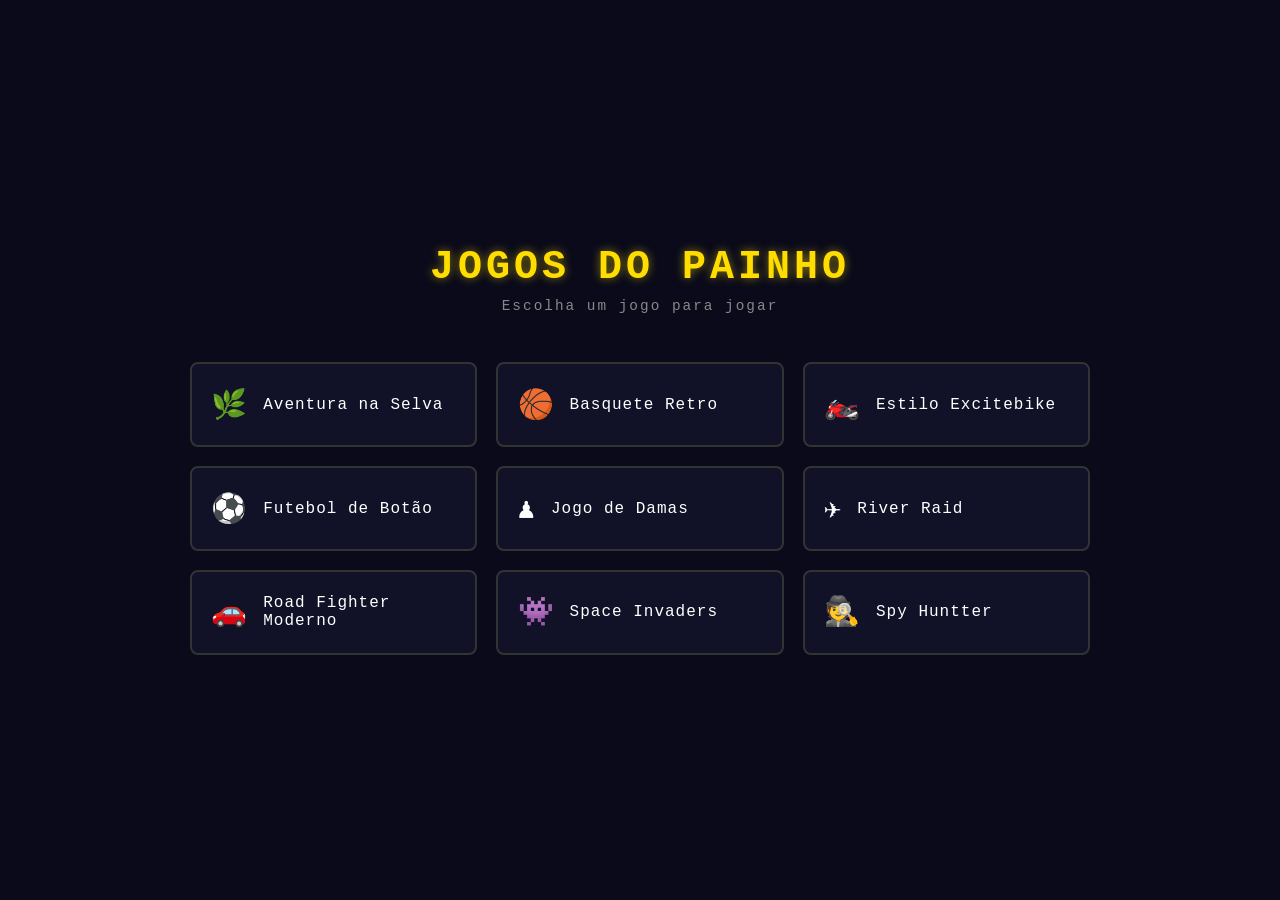
<file: index.html>
<!DOCTYPE html>
<html lang="pt-BR">
<head>
  <meta charset="UTF-8">
  <meta name="viewport" content="width=device-width, initial-scale=1.0">
  <title>Jogos do Painho</title>
  <link rel="stylesheet" href="css/index.css">
</head>
<body>

  <h1>Jogos do Painho</h1>
  <p class="subtitle">Escolha um jogo para jogar</p>

  <div class="games-grid">
    <a class="game-card" href="games/aventura-na-selva.html">
      <span class="game-icon">🌿</span>
      <span class="game-name">Aventura na Selva</span>
    </a>
    <a class="game-card" href="games/basquete-retro.html">
      <span class="game-icon">🏀</span>
      <span class="game-name">Basquete Retro</span>
    </a>
    <a class="game-card" href="games/estilo-excitebike.html">
      <span class="game-icon">🏍️</span>
      <span class="game-name">Estilo Excitebike</span>
    </a>
    <a class="game-card" href="games/futebol-de-botao.html">
      <span class="game-icon">⚽</span>
      <span class="game-name">Futebol de Botão</span>
    </a>
    <a class="game-card" href="games/jogo-de-damas.html">
      <span class="game-icon">♟️</span>
      <span class="game-name">Jogo de Damas</span>
    </a>
    <a class="game-card" href="games/river-raid.html">
      <span class="game-icon">✈️</span>
      <span class="game-name">River Raid</span>
    </a>
    <a class="game-card" href="games/road-fighter-moderno.html">
      <span class="game-icon">🚗</span>
      <span class="game-name">Road Fighter Moderno</span>
    </a>
    <a class="game-card" href="games/space-invaders.html">
      <span class="game-icon">👾</span>
      <span class="game-name">Space Invaders</span>
    </a>
    <a class="game-card" href="games/spy-huntter.html">
      <span class="game-icon">🕵️</span>
      <span class="game-name">Spy Huntter</span>
    </a>
  </div>

</body>
</html>
</file>
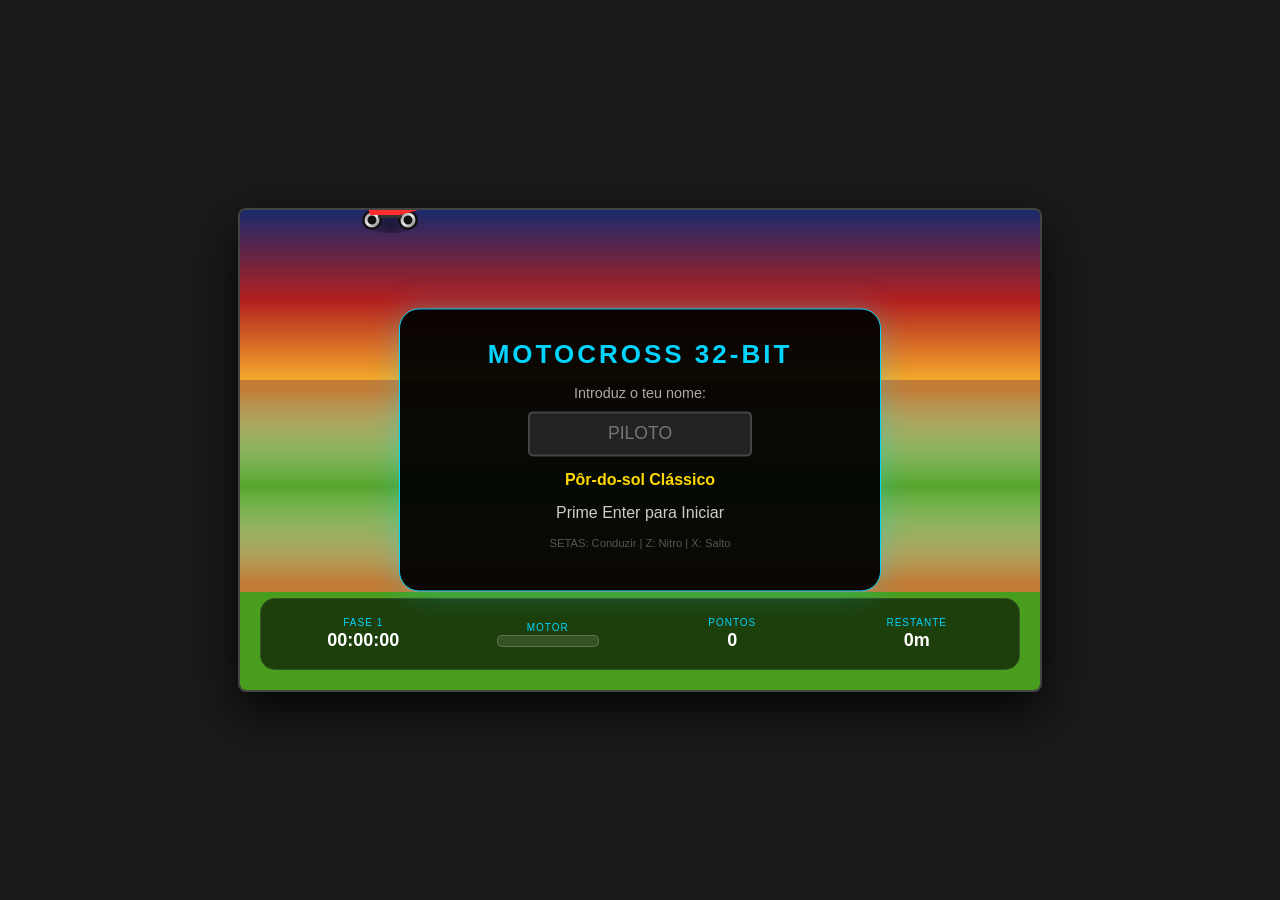
<file: Estilo Excitebike.html>
<!DOCTYPE html>
<html lang="pt">
<head>
    <meta charset="UTF-8">
    <meta name="viewport" content="width=device-width, initial-scale=1.0">
    <title>Retro Motocross - 32-Bit Grand Prix</title>
    <style>
        :root {
            --dirt-color: #c27c36;
            --grass-color: #4a9e1d;
            --ui-accent: #00d4ff;
            --font-main: 'Segoe UI', Tahoma, Geneva, Verdana, sans-serif;
        }

        body {
            margin: 0;
            padding: 0;
            background-color: #1a1a1a;
            display: flex;
            flex-direction: column;
            align-items: center;
            justify-content: center;
            height: 100vh;
            overflow: hidden;
            font-family: var(--font-main);
            color: white;
        }

        #game-container {
            position: relative;
            width: 800px;
            height: 480px;
            background-color: #000;
            border: 2px solid #444;
            border-radius: 8px;
            overflow: hidden;
            box-shadow: 0 20px 50px rgba(0,0,0,0.8);
        }

        #canvas {
            display: block;
        }

        #ui {
            position: absolute;
            bottom: 20px;
            left: 20px;
            right: 20px;
            height: 70px;
            background: rgba(0, 0, 0, 0.6);
            backdrop-filter: blur(10px);
            border: 1px solid rgba(255, 255, 255, 0.1);
            border-radius: 15px;
            display: flex;
            justify-content: space-around;
            align-items: center;
            padding: 0 10px;
            z-index: 5;
        }

        .stat-box { text-align: center; flex: 1; }
        .stat-label { font-size: 10px; color: var(--ui-accent); text-transform: uppercase; letter-spacing: 1px; margin-bottom: 2px; }
        .stat-value { font-size: 18px; font-weight: 700; font-variant-numeric: tabular-nums; }

        #temp-bar-outer { width: 100px; height: 10px; background: rgba(255,255,255,0.1); border-radius: 5px; overflow: hidden; border: 1px solid rgba(255,255,255,0.2); margin: 0 auto; }
        #temp-bar { width: 0%; height: 100%; background: linear-gradient(90deg, #00ff88, #f1c40f, #ff3e3e); transition: width 0.1s; }

        #message-box {
            position: absolute;
            top: 50%;
            left: 50%;
            transform: translate(-50%, -50%);
            background: rgba(0,0,0,0.95);
            padding: 30px;
            text-align: center;
            border-radius: 20px;
            border: 1px solid var(--ui-accent);
            display: none;
            z-index: 20;
            min-width: 420px;
            box-shadow: 0 0 30px rgba(0, 212, 255, 0.3);
        }

        h2 { margin: 0; color: var(--ui-accent); font-size: 26px; letter-spacing: 3px; }
        .points-earned { color: #00ff88; font-size: 1.2em; font-weight: bold; margin: 10px 0; }
        
        #player-setup {
            margin: 15px 0;
        }

        #player-name-input {
            background: #222;
            color: white;
            border: 2px solid #444;
            padding: 10px;
            border-radius: 5px;
            font-family: inherit;
            text-align: center;
            font-size: 1.1em;
            width: 200px;
            margin-top: 5px;
            outline: none;
        }
        #player-name-input:focus {
            border-color: var(--ui-accent);
        }

        #next-btn {
            background: var(--ui-accent);
            color: black;
            border: none;
            padding: 10px 25px;
            border-radius: 25px;
            font-weight: bold;
            cursor: pointer;
            margin-top: 15px;
            font-size: 16px;
            transition: transform 0.2s;
        }
        #next-btn:hover { transform: scale(1.05); }

        #mobile-controls {
            display: none;
            position: absolute;
            bottom: 100px;
            width: 100%;
            justify-content: space-between;
            padding: 0 30px;
            box-sizing: border-box;
            pointer-events: none;
        }

        .btn {
            width: 60px; height: 60px;
            background: rgba(255,255,255,0.1);
            backdrop-filter: blur(5px);
            border: 1px solid rgba(255,255,255,0.3);
            border-radius: 50%;
            display: flex; align-items: center; justify-content: center;
            pointer-events: auto; color: white; font-weight: bold;
        }

        @media (max-width: 850px) {
            #game-container { width: 100vw; height: 60vw; }
            #mobile-controls { display: flex; }
            #ui { height: 50px; bottom: 10px; padding: 0 5px; }
            .stat-value { font-size: 14px; }
            #temp-bar-outer { width: 60px; }
        }
    </style>
</head>
<body>

    <div id="game-container">
        <canvas id="canvas"></canvas>
        
        <div id="message-box">
            <h2 id="msg-title">MOTOCROSS 32-BIT</h2>
            
            <!-- Configuração do Nome do Jogador -->
            <div id="player-setup">
                <p style="font-size: 0.9em; color: #aaa; margin-bottom: 5px;">Introduz o teu nome:</p>
                <input type="text" id="player-name-input" maxlength="12" placeholder="PILOTO">
            </div>

            <p id="level-name" style="color: gold; font-weight: bold; margin: 5px 0;"></p>
            <div id="final-stats" style="display: none;">
                <p style="margin: 5px 0;"><span id="player-final-name" style="color:var(--ui-accent)">-</span>: <span id="rank-val" style="font-size: 1.5em; font-weight: 800;">-</span></p>
                <div id="points-display" class="points-earned"></div>
                <p style="color: #aaa;">Pontuação Total: <span id="total-score-val" style="color: white;">0</span></p>
            </div>
            <p id="msg-text" style="color: #ccc; margin: 15px 0;">Prime Enter para Iniciar</p>
            <button id="next-btn" style="display:none;">PRÓXIMA FASE</button>
            <p id="controls-hint" style="font-size: 0.7em; color: #555; margin-top:10px;">SETAS: Conduzir | Z: Nitro | X: Salto</p>
        </div>

        <div id="mobile-controls">
            <div style="display: flex; gap: 15px;">
                <div class="btn" id="btn-up">▲</div>
                <div class="btn" id="btn-down">▼</div>
            </div>
            <div style="display: flex; gap: 15px;">
                <div class="btn" id="btn-turbo">N</div>
                <div class="btn" id="btn-jump">J</div>
            </div>
        </div>

        <div id="ui">
            <div class="stat-box">
                <div class="stat-label" id="ui-level-label">Fase 1</div>
                <div id="time-val" class="stat-value">00:00:00</div>
            </div>
            <div class="stat-box">
                <div class="stat-label">Motor</div>
                <div id="temp-bar-outer">
                    <div id="temp-bar"></div>
                </div>
            </div>
            <div class="stat-box">
                <div class="stat-label">Pontos</div>
                <div id="score-val" class="stat-value">0</div>
            </div>
            <div class="stat-box">
                <div class="stat-label">Restante</div>
                <div id="dist-val" class="stat-value">0m</div>
            </div>
        </div>
    </div>

    <script>
        const Sound = (() => {
            let ctx = null;
            let engineOsc = null, engineGain = null;
            let nitroOsc = null, nitroGain = null;
            const init = () => {
                if (ctx) return;
                ctx = new (window.AudioContext || window.webkitAudioContext)();
                engineOsc = ctx.createOscillator(); engineOsc.type = 'sawtooth';
                engineGain = ctx.createGain(); engineGain.gain.setValueAtTime(0, ctx.currentTime);
                const filter = ctx.createBiquadFilter(); filter.type = 'lowpass'; filter.frequency.setValueAtTime(400, ctx.currentTime);
                engineOsc.connect(filter); filter.connect(engineGain); engineGain.connect(ctx.destination);
                engineOsc.start();
                nitroOsc = ctx.createOscillator(); nitroOsc.type = 'triangle';
                nitroGain = ctx.createGain(); nitroGain.gain.setValueAtTime(0, ctx.currentTime);
                nitroOsc.connect(nitroGain); nitroGain.connect(ctx.destination); nitroOsc.start();
            };
            const playJump = () => { if(!ctx) return; const o = ctx.createOscillator(), g = ctx.createGain(); o.type = 'sine'; o.frequency.setValueAtTime(150, ctx.currentTime); o.frequency.exponentialRampToValueAtTime(600, ctx.currentTime + 0.1); g.gain.setValueAtTime(0.1, ctx.currentTime); g.gain.exponentialRampToValueAtTime(0.01, ctx.currentTime + 0.2); o.connect(g); g.connect(ctx.destination); o.start(); o.stop(ctx.currentTime + 0.2); };
            const playLand = () => { if(!ctx) return; const n = ctx.createBufferSource(), b = ctx.createBuffer(1, ctx.sampleRate * 0.1, ctx.sampleRate), d = b.getChannelData(0); for(let i=0; i<d.length; i++) d[i] = Math.random()*2-1; n.buffer = b; const g = ctx.createGain(); g.gain.setValueAtTime(0.05, ctx.currentTime); g.gain.exponentialRampToValueAtTime(0.001, ctx.currentTime + 0.1); n.connect(g); g.connect(ctx.destination); n.start(); };
            const playExplosion = () => { if(!ctx) return; const o = ctx.createOscillator(), g = ctx.createGain(); o.type = 'square'; o.frequency.setValueAtTime(100, ctx.currentTime); o.frequency.linearRampToValueAtTime(10, ctx.currentTime + 0.5); g.gain.setValueAtTime(0.2, ctx.currentTime); g.gain.linearRampToValueAtTime(0, ctx.currentTime + 0.5); o.connect(g); g.connect(ctx.destination); o.start(); o.stop(ctx.currentTime + 0.5); };
            const updateEngine = (s, n, h) => { if(!ctx) return; if(h){ engineGain.gain.setTargetAtTime(0, ctx.currentTime, 0.1); nitroGain.gain.setTargetAtTime(0, ctx.currentTime, 0.1); return; } const f = 40 + (s*15); engineOsc.frequency.setTargetAtTime(f, ctx.currentTime, 0.1); engineGain.gain.setTargetAtTime(0.1, ctx.currentTime, 0.1); if(n){ nitroOsc.frequency.setTargetAtTime(f*2, ctx.currentTime, 0.1); nitroGain.gain.setTargetAtTime(0.05, ctx.currentTime, 0.1); } else { nitroGain.gain.setTargetAtTime(0, ctx.currentTime, 0.1); } };
            const stopAll = () => { if(engineGain) engineGain.gain.setTargetAtTime(0, ctx.currentTime, 0.1); if(nitroGain) nitroGain.gain.setTargetAtTime(0, ctx.currentTime, 0.1); };
            return { init, playJump, playLand, playExplosion, updateEngine, stopAll, resume: () => ctx && ctx.resume() };
        })();

        const LEVELS = [
            { name: "Pôr-do-sol Clássico", sky: ["#1a2a6c", "#b21f1f", "#fdbb2d"], grass: "#4a9e1d", dirt: "#c27c36", distance: 40000, difficulty: 1.0 },
            { name: "Cidade Noturna (Neon)", sky: ["#000428", "#004e92", "#5c258d"], grass: "#1a1a2e", dirt: "#2d3436", distance: 60000, difficulty: 1.2 },
            { name: "Deserto Árido", sky: ["#ff9966", "#ff5e62", "#ffcc33"], grass: "#edc9af", dirt: "#8b4513", distance: 80000, difficulty: 1.4 },
            { name: "Gelo Ártico", sky: ["#83a4d4", "#b6fbff", "#ffffff"], grass: "#e1f5fe", dirt: "#81d4fa", distance: 100000, difficulty: 1.6 },
            { name: "Vulcão Infernal", sky: ["#141e30", "#243b55", "#ff4b2b"], grass: "#2c3e50", dirt: "#3d3d3d", distance: 120000, difficulty: 1.8 }
        ];

        const canvas = document.getElementById('canvas');
        const ctx = canvas.getContext('2d');
        const msgBox = document.getElementById('message-box');
        const msgTitle = document.getElementById('msg-title');
        const msgText = document.getElementById('msg-text');
        const levelNameDisplay = document.getElementById('level-name');
        const nextBtn = document.getElementById('next-btn');
        const playerNameInput = document.getElementById('player-name-input');
        const playerSetup = document.getElementById('player-setup');
        const playerFinalName = document.getElementById('player-final-name');
        
        const WIDTH = 800, HEIGHT = 480;
        canvas.width = WIDTH; canvas.height = HEIGHT;
        const LANES = 4, LANE_HEIGHT = 48, TRACK_TOP = 180;
        
        let currentLevelIndex = 0;
        let totalScore = 0;
        let gameActive = false, gameOver = false, podiumActive = false;
        let frameCount = 0, startTime = 0, currentTime = 0, screenShake = 0;
        const keys = {};
        
        const player = { id: 'PILOTO', color: '#ff2d2d', secondary: '#7a0000', lane: 1, x: 150, y: 0, targetY: 0, speed: 0, maxSpeed: 5.2, turboSpeed: 9.2, acceleration: 0.12, friction: 0.04, temp: 0, isOverheated: false, isJumping: false, jumpY: 0, jumpVelocity: 0, rotation: 0, suspension: 0, distTravelled: 0, finished: false };
        let bots = [], obstacles = [], trackDecor = [], particles = [], speedLines = [], podiumFinishers = [];

        function init(levelIdx = 0, resetScore = false) {
            currentLevelIndex = levelIdx;
            
            // Atribuir o nome do jogador no início do campeonato
            if (resetScore) {
                totalScore = 0;
                player.id = playerNameInput.value.trim().toUpperCase() || 'PILOTO';
                playerSetup.style.display = 'none'; // Esconder setup após começar
            }
            
            const config = LEVELS[currentLevelIndex];
            Sound.init(); Sound.resume();
            obstacles = []; trackDecor = []; particles = []; speedLines = []; screenShake = 0; podiumActive = false; podiumFinishers = [];
            
            player.lane = 1; player.speed = 0; player.temp = 0; player.isOverheated = false; player.isJumping = false; player.jumpY = 0; player.rotation = 0; player.suspension = 0; player.distTravelled = 0; player.finished = false;
            
            const botThemes = [{p: '#00ccff', s: '#004466'}, {p: '#ffcc00', s: '#665500'}, {p: '#00ff66', s: '#006622'}];
            bots = botThemes.map((theme, i) => ({ id: `CPU ${i+1}`, color: theme.p, secondary: theme.s, lane: i === 1 ? 0 : (i === 0 ? 2 : 3), x: 100 + (Math.random() * 100), y: 0, targetY: 0, speed: 0, baseMaxSpeed: (5.0 + (Math.random() * 0.8)) * config.difficulty, acceleration: (0.09 + (Math.random() * 0.05)) * config.difficulty, isJumping: false, jumpY: 0, jumpVelocity: 0, rotation: 0, suspension: 0, distTravelled: 0, finished: false }));

            frameCount = 0; gameActive = true; gameOver = false;
            startTime = Date.now();
            msgBox.style.display = 'none';
            nextBtn.style.display = 'none';
            document.getElementById('final-stats').style.display = 'none';
            document.getElementById('ui-level-label').innerText = `Fase ${currentLevelIndex + 1}`;
            document.getElementById('score-val').innerText = totalScore;
            levelNameDisplay.innerText = config.name;

            for(let i=0; i<35; i++) trackDecor.push({ x: i * 70 + Math.random() * 40, y: 30 + Math.random() * 110, scale: 0.5 + Math.random(), type: Math.random() > 0.6 ? 'tree' : 'rock' });
        }

        const handleTransition = () => {
            if (gameOver) {
                const finishers = [player, ...bots].sort((a,b) => b.distTravelled - a.distTravelled);
                if (finishers[0].id === player.id && currentLevelIndex < LEVELS.length - 1) {
                    init(currentLevelIndex + 1);
                } else {
                    playerSetup.style.display = 'block'; // Mostrar setup se reiniciar tudo
                    init(0, true);
                }
            } else init(0, true);
        };

        window.addEventListener('keydown', e => {
            keys[e.code] = true;
            // Se o utilizador estiver a escrever no input, não iniciar o jogo com Enter
            if(e.code === 'Enter' && (!gameActive || gameOver)) {
                if(document.activeElement !== playerNameInput) handleTransition();
            }
        });
        window.addEventListener('keyup', e => keys[e.code] = false);
        nextBtn.addEventListener('click', handleTransition);

        function setupBtn(id, code) { const btn = document.getElementById(id); if(!btn) return; btn.addEventListener('touchstart', (e) => { e.preventDefault(); keys[code] = true; Sound.resume(); }); btn.addEventListener('touchend', (e) => { e.preventDefault(); keys[code] = false; }); }
        setupBtn('btn-up', 'ArrowUp'); setupBtn('btn-down', 'ArrowDown'); setupBtn('btn-turbo', 'KeyZ'); setupBtn('btn-jump', 'KeyX');

        function createPart(x, y, type) { const config = LEVELS[currentLevelIndex]; if(type === 'dust') particles.push({ x, y, vx: -2-Math.random()*3, vy: -Math.random()*1, life: 1, s: 4+Math.random()*6, c: config.dirt }); }

        function update() {
            if(!gameActive) { Sound.stopAll(); return; }
            if(podiumActive) return;
            if(screenShake > 0) screenShake *= 0.9;
            const config = LEVELS[currentLevelIndex];

            // JOGADOR
            if(!player.finished) {
                if(keys['ArrowUp'] && player.lane > 0 && frameCount % 12 === 0) player.lane--;
                if(keys['ArrowDown'] && player.lane < LANES - 1 && frameCount % 12 === 0) player.lane++;
                player.targetY = TRACK_TOP + (player.lane * LANE_HEIGHT);
                player.y += (player.targetY - player.y) * 0.18;
                const isTurbo = keys['KeyZ'] && !player.isOverheated;
                let tMax = isTurbo ? player.turboSpeed : player.maxSpeed;
                if(player.isOverheated) tMax = 0;
                if(player.speed < tMax) player.speed += player.acceleration; else if(player.speed > tMax) player.speed -= player.friction;
                if(player.speed < 0.1) player.speed = 0;
                Sound.updateEngine(player.speed, isTurbo, player.isOverheated);
                if(isTurbo) { player.temp += 0.5; if(frameCount % 2 === 0) speedLines.push({ x: WIDTH, y: Math.random()*HEIGHT, l: 40+Math.random()*60 }); } else { player.temp -= 0.35; }
                if(player.temp > 100) { player.temp = 100; player.isOverheated = true; screenShake = 15; Sound.playExplosion(); }
                if(player.temp < 0) { player.temp = 0; player.isOverheated = false; }
                if(keys['KeyX'] && !player.isJumping && !player.isOverheated) { player.isJumping = true; player.jumpVelocity = -12; Sound.playJump(); }
                handleJump(player);
                player.distTravelled += player.speed;
                if(player.distTravelled >= config.distance) player.finished = true;
                if(player.speed > 2 && !player.isJumping && frameCount % 2 === 0) createPart(player.x - 20, player.y + 15, 'dust');
            } else { player.speed *= 0.97; Sound.updateEngine(player.speed, false, false); }

            // BOTS
            bots.forEach(bot => {
                if(!bot.finished) {
                    if(bot.speed < bot.baseMaxSpeed) bot.speed += bot.acceleration;
                    bot.targetY = TRACK_TOP + (bot.lane * LANE_HEIGHT);
                    bot.y += (bot.targetY - bot.y) * 0.1;
                    const upcomingRamp = obstacles.find(o => o.type === 'ramp' && Math.abs(o.y - bot.y) < 20 && o.x - bot.x > 0 && o.x - bot.x < 80);
                    if(upcomingRamp && !bot.isJumping) { bot.isJumping = true; bot.jumpVelocity = -13; }
                    obstacles.forEach(o => {
                        if(Math.abs(o.x - bot.x) < 35 && Math.abs(o.y - bot.y) < 22) {
                            if(o.type === 'ramp' && !bot.isJumping) { bot.isJumping = true; bot.jumpVelocity = -13; }
                            else if(o.type === 'mud' && !bot.isJumping) { bot.speed *= 0.75; if(frameCount % 10 === 0) createPart(bot.x, bot.y + 10, 'dust'); }
                        }
                    });
                    handleJump(bot);
                    bot.distTravelled += bot.speed;
                    if(bot.distTravelled >= config.distance) bot.finished = true;
                    bot.x = 150 + (bot.distTravelled - player.distTravelled);
                    if(bot.speed > 2 && !bot.isJumping && frameCount % 4 === 0) createPart(bot.x - 20, bot.y + 15, 'dust');
                } else { bot.speed *= 0.98; bot.x = 150 + (bot.distTravelled - player.distTravelled); }
            });

            if(frameCount % Math.max(40, Math.floor(90 / config.difficulty)) === 0 && player.distTravelled < config.distance - 2000) obstacles.push({ x: WIDTH + 200, y: TRACK_TOP + (Math.floor(Math.random()*LANES)*LANE_HEIGHT), type: Math.random() > 0.6 ? 'ramp' : 'mud' });
            obstacles.forEach(o => { o.x -= player.speed; if(Math.abs(o.x - player.x) < 40 && Math.abs(o.y - player.y) < 25) { if(o.type === 'ramp' && !player.isJumping) { player.isJumping = true; player.jumpVelocity = -15; Sound.playJump(); } else if(o.type === 'mud' && !player.isJumping) player.speed *= 0.8; } });
            obstacles = obstacles.filter(o => o.x > -300);
            particles.forEach(p => { p.x += p.vx - (player.speed*0.7); p.y += p.vy; p.life -= 0.025; p.s *= 0.97; });
            particles = particles.filter(p => p.life > 0);
            speedLines.forEach(l => { l.x -= player.speed * 2.5; });
            speedLines = speedLines.filter(l => l.x > -100);
            trackDecor.forEach(d => { d.x -= player.speed * 0.45; if(d.x < -200) d.x = WIDTH + 200; });

            if(player.finished && bots.every(b => b.finished)) endGame();
            frameCount++; updateUI();
        }

        function handleJump(e) { if(e.isJumping) { e.jumpY += e.jumpVelocity; e.jumpVelocity += 0.58; e.rotation = e.jumpVelocity * 0.045; if(e.jumpY >= 0) { e.jumpY = 0; e.isJumping = false; e.rotation = 0; e.suspension = 8; if(e.id === player.id) { screenShake = 6; Sound.playLand(); } for(let i=0; i<8; i++) createPart(e.x, e.y+15, 'dust'); } } if(e.suspension > 0) e.suspension *= 0.85; }

        function endGame() {
            gameActive = false; gameOver = true; Sound.stopAll();
            const all = [player, ...bots].sort((a,b) => b.distTravelled - a.distTravelled);
            const r = all.findIndex(p => p.id === player.id) + 1;
            
            const rankPoints = [100, 70, 50, 30];
            const basePoints = rankPoints[r-1] || 0;
            const timeBonus = Math.max(0, Math.floor(200 - (currentTime / 1000)));
            const phaseScore = basePoints + timeBonus;
            totalScore += phaseScore;

            playerFinalName.innerText = player.id;
            document.getElementById('rank-val').innerText = r + 'º LUGAR';
            document.getElementById('rank-val').style.color = r === 1 ? '#00ffcc' : '#fff';
            document.getElementById('points-display').innerText = `+${phaseScore} Pontos!`;
            document.getElementById('total-score-val').innerText = totalScore;
            document.getElementById('score-val').innerText = totalScore;
            
            nextBtn.style.display = 'inline-block';

            if (currentLevelIndex === LEVELS.length - 1) {
                podiumActive = true;
                podiumFinishers = all.slice(0, 3);
                msgTitle.innerText = "GRAND PRIX FINALIZADO";
                msgText.innerText = "Vê o Pódio Final!";
                nextBtn.innerText = "REINICIAR CAMPEONATO";
            } else if (r === 1) {
                msgTitle.innerText = "QUALIFICADO!";
                msgText.innerText = "Venceste a Fase!";
                nextBtn.innerText = "PRÓXIMA FASE";
            } else {
                msgTitle.innerText = "DERROTA";
                msgText.innerText = "Precisas do 1º lugar para avançar.";
                nextBtn.innerText = "TENTAR NOVAMENTE";
            }
            document.getElementById('final-stats').style.display = 'block';
            msgBox.style.display = 'block';
        }

        function updateUI() { const config = LEVELS[currentLevelIndex]; currentTime = Date.now() - startTime; document.getElementById('time-val').innerText = new Date(currentTime).toISOString().substr(14, 8).replace('.', ':'); document.getElementById('dist-val').innerText = Math.max(0, Math.floor((config.distance - player.distTravelled)/100)) + 'm'; document.getElementById('temp-bar').style.width = player.temp + '%'; }

        function drawBiker(e, customX, customY) {
            const bx = customX !== undefined ? customX : e.x;
            const by = customY !== undefined ? customY : e.y + e.jumpY;
            const shadowX = bx, shadowY = (customY !== undefined ? customY : e.y) + 15;
            const s = ctx.createRadialGradient(shadowX, shadowY, 2, shadowX, shadowY, 25);
            s.addColorStop(0, 'rgba(0,0,0,0.4)'); s.addColorStop(1, 'rgba(0,0,0,0)');
            ctx.fillStyle = s; ctx.beginPath(); ctx.ellipse(shadowX, shadowY, 25, 8, 0, 0, Math.PI*2); ctx.fill();
            ctx.save(); ctx.translate(bx, by); ctx.rotate(customX ? 0 : e.rotation + (e.speed/10)*0.15);
            const dW = (x) => { ctx.save(); ctx.translate(x, 10 + e.suspension); ctx.fillStyle = '#111'; ctx.beginPath(); ctx.arc(0, 0, 10, 0, Math.PI*2); ctx.fill(); const g = ctx.createLinearGradient(-10,-10,10,10); g.addColorStop(0,'#666'); g.addColorStop(0.5,'#eee'); g.addColorStop(1,'#444'); ctx.strokeStyle = g; ctx.lineWidth=3; ctx.beginPath(); ctx.arc(0, 0, 6, 0, Math.PI*2); ctx.stroke(); ctx.restore(); };
            dW(-18); dW(18); ctx.fillStyle = '#333'; ctx.fillRect(-12, -2, 24, 10);
            ctx.fillStyle = (e.isOverheated && frameCount % 8 < 4) ? '#fff' : e.color;
            ctx.beginPath(); ctx.moveTo(-25,-12); ctx.bezierCurveTo(0,-18,10,-18,28,0); ctx.lineTo(10,5); ctx.lineTo(-20,5); ctx.closePath(); ctx.fill();
            ctx.save(); ctx.translate(0, -e.suspension*0.5); ctx.fillStyle = '#999'; ctx.beginPath(); ctx.roundRect ? ctx.roundRect(-8,-28,16,20,4) : ctx.fillRect(-8,-28,16,20); ctx.fill(); ctx.strokeStyle = '#ddd'; ctx.lineWidth=5; ctx.beginPath(); ctx.moveTo(0,-22); ctx.lineTo(18,-12); ctx.stroke(); ctx.fillStyle = '#222'; ctx.beginPath(); ctx.arc(5,-36,10,0,Math.PI*2); ctx.fill(); ctx.fillStyle = e.color; ctx.fillRect(-2,-43,14,4); ctx.restore();
            
            // Desenhar nome em cima do piloto se for o jogador
            if(e.id === player.id && !customX) {
                ctx.fillStyle = "white"; ctx.font = "bold 10px Arial"; ctx.textAlign = "center";
                ctx.fillText(e.id, 0, -50);
            }

            if(!customX && keys['KeyZ'] && e.id === player.id && !e.isOverheated) { const fl = ctx.createRadialGradient(-35,0,0,-35,0,15); fl.addColorStop(0,'white'); fl.addColorStop(0.4,'cyan'); fl.addColorStop(1,'transparent'); ctx.fillStyle=fl; ctx.beginPath(); ctx.arc(-35,0,15,0,Math.PI*2); ctx.fill(); }
            ctx.restore();
        }

        function drawPodium() {
            ctx.fillStyle = 'rgba(0,0,0,0.9)'; ctx.fillRect(0,0,WIDTH,HEIGHT);
            const cX = WIDTH/2, bY = HEIGHT - 100;
            const spots = [{ x: cX, h: 120, label: "1º", color: "gold", finisher: podiumFinishers[0] }, { x: cX - 150, h: 80, label: "2º", color: "silver", finisher: podiumFinishers[1] }, { x: cX + 150, h: 60, label: "3º", color: "#cd7f32", finisher: podiumFinishers[2] }];
            spots.forEach(s => { 
                ctx.fillStyle='#222'; ctx.fillRect(s.x-60, bY-s.h, 120, s.h); 
                ctx.strokeStyle=s.color; ctx.lineWidth=4; ctx.strokeRect(s.x-60, bY-s.h, 120, s.h); 
                ctx.fillStyle=s.color; ctx.font="bold 24px Arial"; ctx.textAlign="center"; 
                ctx.fillText(s.label, s.x, bY-s.h+30);
                if(s.finisher) {
                    drawBiker(s.finisher, s.x, bY-s.h-30);
                    ctx.fillStyle="white"; ctx.font="bold 12px Arial";
                    ctx.fillText(s.finisher.id, s.x, bY-s.h+60);
                }
            });
            ctx.fillStyle="white"; ctx.font="bold 32px Arial"; ctx.fillText("CEREMÓNIA DE PÓDIO", cX, 80);
        }

        function draw() {
            if(podiumActive) { drawPodium(); requestAnimationFrame(draw); return; }
            const config = LEVELS[currentLevelIndex];
            const sky = ctx.createLinearGradient(0,0,0,TRACK_TOP); sky.addColorStop(0, config.sky[0]); sky.addColorStop(0.5, config.sky[1]); sky.addColorStop(1, config.sky[2]);
            ctx.fillStyle = sky; ctx.fillRect(0,0,WIDTH,TRACK_TOP); ctx.fillStyle = config.grass; ctx.fillRect(0,TRACK_TOP,WIDTH,HEIGHT-TRACK_TOP);
            const track = ctx.createLinearGradient(0, TRACK_TOP, 0, TRACK_TOP + LANES*LANE_HEIGHT); track.addColorStop(0, config.dirt); track.addColorStop(0.5, "#fff1"); track.addColorStop(1, config.dirt);
            ctx.fillStyle = track; ctx.fillRect(0, TRACK_TOP-10, WIDTH, LANES*LANE_HEIGHT+20);
            const mX = WIDTH/2 + (config.distance - player.distTravelled);
            if(mX > -200 && mX < WIDTH + 800) { ctx.fillStyle='#fff'; ctx.fillRect(mX, TRACK_TOP-10, 80, LANES*LANE_HEIGHT+20); ctx.fillStyle='#000'; for(let i=0; i<16; i++) for(let j=0; j<4; j++) if((i+j)%2===0) ctx.fillRect(mX+j*20, TRACK_TOP-10+i*14, 20, 14); }
            speedLines.forEach(l => { ctx.strokeStyle='rgba(255,255,255,0.2)'; ctx.beginPath(); ctx.moveTo(l.x, l.y); ctx.lineTo(l.x+l.l, l.y); ctx.stroke(); });
            trackDecor.forEach(d => { ctx.save(); ctx.translate(d.x, d.y); ctx.scale(d.scale, d.scale); ctx.fillStyle = currentLevelIndex === 1 ? '#4b0082' : (currentLevelIndex === 3 ? '#fff' : '#2d5a15'); ctx.beginPath(); if(d.type==='tree'){ ctx.moveTo(0,-40); ctx.lineTo(25,10); ctx.lineTo(-25,10); } else ctx.arc(0,0,15,0,Math.PI*2); ctx.fill(); ctx.restore(); });
            obstacles.forEach(o => { if(o.type==='ramp'){ ctx.fillStyle='#8b4513'; ctx.beginPath(); ctx.moveTo(o.x-50, o.y+20); ctx.lineTo(o.x+10, o.y-25); ctx.lineTo(o.x+70, o.y+20); ctx.fill(); } else { ctx.fillStyle=currentLevelIndex===1 ? '#000' : '#3e2723'; ctx.beginPath(); ctx.ellipse(o.x, o.y+15, 45, 12, 0, 0, Math.PI*2); ctx.fill(); } });
            particles.forEach(p => { ctx.fillStyle=p.c; ctx.globalAlpha=p.life; ctx.beginPath(); ctx.arc(p.x,p.y,p.s,0,Math.PI*2); ctx.fill(); }); ctx.globalAlpha=1;
            const all = [player, ...bots].sort((a,b) => a.y - b.y); all.forEach(b => drawBiker(b));
            requestAnimationFrame(() => { update(); draw(); });
        }
        levelNameDisplay.innerText = LEVELS[0].name; msgBox.style.display = 'block'; draw();
    </script>
</body>
</html>
</file>
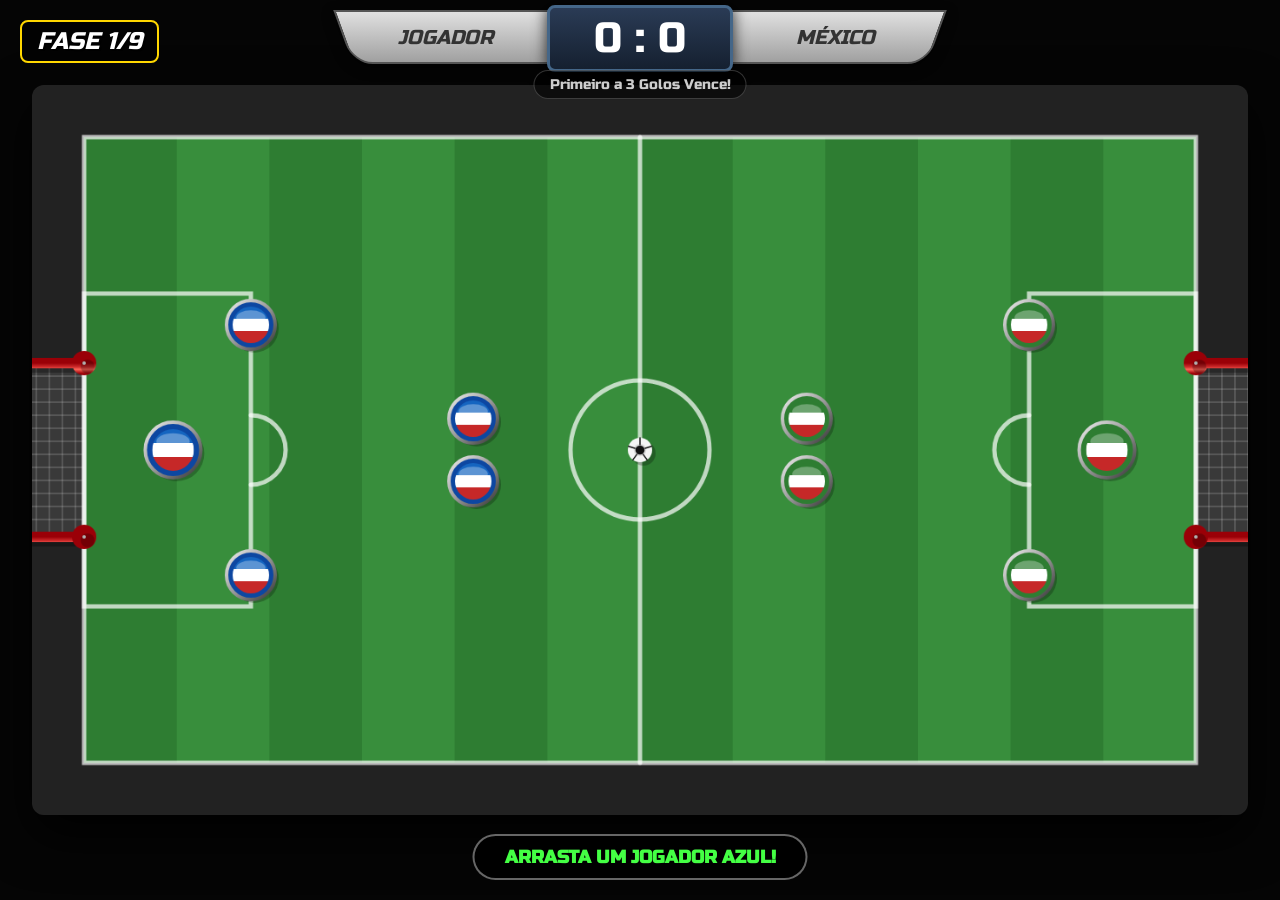
<file: Futebol de Botão.html>
<!DOCTYPE html>
<html lang="pt-PT">
<head>
    <meta charset="UTF-8">
    <meta name="viewport" content="width=device-width, initial-scale=1.0, maximum-scale=1.0, user-scalable=no">
    <title>Futebol de Botão - Estilo Arcade</title>
    <style>
        @import url('https://fonts.googleapis.com/css2?family=Russo+One&display=swap');

        body {
            margin: 0;
            overflow: hidden;
            background-color: #050505; 
            font-family: 'Russo One', sans-serif;
            touch-action: none;
            display: flex;
            justify-content: center;
            align-items: center;
            height: 100vh;
        }

        #gameContainer {
            position: relative;
            width: 100%;
            height: 100%;
            display: flex;
            justify-content: center;
            align-items: center;
        }

        canvas {
            box-shadow: 0 20px 50px rgba(0,0,0,0.9); 
            border-radius: 12px;
        }

        #ui-layer {
            position: absolute;
            top: 0;
            left: 0;
            width: 100%;
            height: 100%;
            pointer-events: none;
        }

        #scoreboard-container {
            position: absolute;
            top: 10px;
            left: 50%;
            transform: translateX(-50%);
            display: flex;
            align-items: flex-start;
            filter: drop-shadow(0 4px 6px rgba(0,0,0,0.5));
            width: 80%;
            max-width: 800px;
            justify-content: center;
        }

        .team-panel {
            background: linear-gradient(180deg, #e0e0e0, #a0a0a0);
            height: 50px;
            width: 200px;
            display: flex;
            align-items: center;
            justify-content: center;
            color: #333;
            font-style: italic;
            font-size: 20px;
            text-transform: uppercase;
            border: 2px solid #555;
            z-index: 1;
        }

        .panel-left {
            border-radius: 0 0 0 20px;
            transform: skewX(20deg);
            margin-right: -20px;
            padding-right: 20px;
        }
        
        .panel-right {
            border-radius: 0 0 20px 0;
            transform: skewX(-20deg);
            margin-left: -20px;
            padding-left: 20px;
        }

        .panel-text { transform: skewX(-20deg); }
        .panel-right .panel-text { transform: skewX(20deg); }

        .score-box {
            background: linear-gradient(180deg, #2a3b55, #152030);
            border: 3px solid #446688;
            border-radius: 8px;
            padding: 5px 30px;
            color: #fff;
            font-size: 42px;
            z-index: 2;
            position: relative;
            top: -5px;
            min-width: 120px;
            text-align: center;
            box-shadow: 0 0 15px rgba(0,0,0,0.8);
        }

        #status-msg {
            position: absolute;
            top: 50%;
            left: 50%;
            transform: translate(-50%, -50%);
            font-size: 64px;
            color: #ffd700;
            -webkit-text-stroke: 3px black;
            text-shadow: 5px 5px 0 #000;
            display: none;
            z-index: 10;
            text-align: center;
            line-height: 1.2;
            animation: popIn 0.3s cubic-bezier(0.175, 0.885, 0.32, 1.275);
        }

        @keyframes popIn {
            from { transform: translate(-50%, -50%) scale(0.5); opacity: 0; }
            to { transform: translate(-50%, -50%) scale(1); opacity: 1; }
        }

        #controls-hint {
            position: absolute;
            bottom: 20px;
            left: 50%;
            transform: translateX(-50%);
            color: rgba(255,255,255,0.9);
            font-size: 18px;
            background: rgba(0,0,0,0.8);
            padding: 10px 30px;
            border-radius: 30px;
            pointer-events: none;
            border: 2px solid rgba(255,255,255,0.4);
            text-align: center;
        }

        #level-indicator {
            position: absolute;
            top: 20px;
            left: 20px;
            color: #fff;
            font-size: 24px;
            background: rgba(0,0,0,0.6);
            padding: 5px 15px;
            border-radius: 8px;
            border: 2px solid #ffd700;
            text-shadow: 2px 2px 0 #000;
            font-style: italic;
        }
    </style>
</head>
<body>

<div id="gameContainer">
    <canvas id="gameCanvas"></canvas>
    
    <div id="ui-layer">
        <div id="level-indicator">FASE 1/9</div>
        <div id="scoreboard-container">
            <div class="team-panel panel-left">
                <div class="panel-text" id="p1Name">JOGADOR</div>
            </div>
            <div class="score-box" id="scoreText">0 : 0</div>
            <div class="team-panel panel-right">
                <div class="panel-text" id="p2Name">CPU</div>
            </div>
        </div>
        
        <!-- Novo aviso de objetivo de jogo -->
        <div style="position: absolute; top: 70px; left: 50%; transform: translateX(-50%); color: rgba(255,255,255,0.8); font-size: 14px; background: rgba(0,0,0,0.6); padding: 5px 15px; border-radius: 15px; border: 1px solid rgba(255,255,255,0.2); pointer-events: none;">
            Primeiro a 3 Golos Vence!
        </div>
        
        <div id="status-msg">GOLO!</div>
        
        <div id="controls-hint">
            <span id="turn-text" style="color: #44ff44; font-weight: bold;">ARRASTA UM JOGADOR AZUL!</span>
        </div>
    </div>
</div>

<script>
const canvas = document.getElementById('gameCanvas');
const ctx = canvas.getContext('2d', { alpha: false });
const scoreText = document.getElementById('scoreText');
const statusMsg = document.getElementById('status-msg');
const turnText = document.getElementById('turn-text');

// --- SISTEMA DE ÁUDIO COM PROTEÇÃO DE ERROS ---
const AudioSys = {
    ctx: null,
    init: function() {
        try {
            if (!this.ctx) {
                const AudioContext = window.AudioContext || window.webkitAudioContext;
                if (AudioContext) {
                    this.ctx = new AudioContext();
                }
            }
            if (this.ctx && this.ctx.state === 'suspended') {
                this.ctx.resume();
            }
        } catch(e) { console.warn("Audio Context falhou:", e); }
    },
    playKick: function(vol = 0.8) {
        try {
            if (!this.ctx) return;
            const t = this.ctx.currentTime;
            const osc = this.ctx.createOscillator();
            const gain = this.ctx.createGain();
            
            osc.connect(gain);
            gain.connect(this.ctx.destination);

            osc.frequency.setValueAtTime(120, t);
            osc.frequency.exponentialRampToValueAtTime(0.01, t + 0.15);
            
            gain.gain.setValueAtTime(vol, t);
            gain.gain.exponentialRampToValueAtTime(0.01, t + 0.15);

            osc.start(t);
            osc.stop(t + 0.15);
        } catch(e) {}
    },
    playHit: function(vol = 0.3) {
        try {
            if (!this.ctx) return;
            const t = this.ctx.currentTime;
            const osc = this.ctx.createOscillator();
            const gain = this.ctx.createGain();
            
            osc.type = 'triangle';
            osc.connect(gain);
            gain.connect(this.ctx.destination);

            osc.frequency.setValueAtTime(200, t);
            osc.frequency.exponentialRampToValueAtTime(50, t + 0.05);
            
            gain.gain.setValueAtTime(vol, t);
            gain.gain.exponentialRampToValueAtTime(0.01, t + 0.05);

            osc.start(t);
            osc.stop(t + 0.05);
        } catch(e) {}
    },
    playLaunch: function(vol = 0.2) {
        try {
            if (!this.ctx) return;
            const t = this.ctx.currentTime;
            const osc = this.ctx.createOscillator();
            const gain = this.ctx.createGain();
            osc.type = 'sine';
            osc.connect(gain);
            gain.connect(this.ctx.destination);
            osc.frequency.setValueAtTime(150, t);
            osc.frequency.exponentialRampToValueAtTime(50, t + 0.1);
            gain.gain.setValueAtTime(vol, t);
            gain.gain.exponentialRampToValueAtTime(0.01, t + 0.1);
            osc.start(t);
            osc.stop(t + 0.1);
        } catch(e) {}
    },
    playClack: function(vol = 0.5) {
        try {
            if (!this.ctx) return;
            const t = this.ctx.currentTime;
            const osc = this.ctx.createOscillator();
            const gain = this.ctx.createGain();
            
            osc.type = 'square'; 
            osc.connect(gain);
            gain.connect(this.ctx.destination);

            osc.frequency.setValueAtTime(400, t);
            osc.frequency.exponentialRampToValueAtTime(100, t + 0.08);
            
            gain.gain.setValueAtTime(vol * 0.3, t); 
            gain.gain.exponentialRampToValueAtTime(0.01, t + 0.08);

            osc.start(t);
            osc.stop(t + 0.08);
        } catch(e) {}
    },
    playPost: function() {
        try {
            if (!this.ctx) return;
            const t = this.ctx.currentTime;
            const osc = this.ctx.createOscillator();
            const gain = this.ctx.createGain();
            
            osc.type = 'sine';
            osc.connect(gain);
            gain.connect(this.ctx.destination);

            osc.frequency.setValueAtTime(800, t);
            osc.frequency.exponentialRampToValueAtTime(700, t + 0.1); 
            
            gain.gain.setValueAtTime(0.4, t);
            gain.gain.exponentialRampToValueAtTime(0.01, t + 0.6); 

            osc.start(t);
            osc.stop(t + 0.6);
        } catch(e) {}
    },
    playGoal: function() {
        try {
            if (!this.ctx) return;
            const t = this.ctx.currentTime;
            const frequencies = [440, 554, 659]; 
            frequencies.forEach((f, i) => {
                const osc = this.ctx.createOscillator();
                const gain = this.ctx.createGain();
                osc.type = 'square';
                osc.connect(gain);
                gain.connect(this.ctx.destination);
                
                osc.frequency.value = f;
                gain.gain.setValueAtTime(0.1, t);
                gain.gain.exponentialRampToValueAtTime(0.01, t + 0.8);
                
                osc.start(t);
                osc.stop(t + 0.8);
            });
        } catch(e) {}
    }
};
// --- FIM ÁUDIO ---

const CONFIG = {
    aspectRatio: 16 / 9,
    friction: 0.98,
    wallBounce: 0.6,
    maxPower: 20,
    goalSize: 200, 
    goalDepth: 70,
    viewPadding: 60
};

const LEVELS = [
    { cpuName: "MÉXICO", colors: { main: '#2e7d32', flags: ['#2e7d32', '#ffffff', '#c62828'] }, field: { c1: '#388E3C', c2: '#2E7D32', lines: 'rgba(255,255,255,0.7)', pattern: 'stripes-v' } },
    { cpuName: "BRASIL", colors: { main: '#fbc02d', flags: ['#388e3c', '#fbc02d', '#1976d2'] }, field: { c1: '#4caf50', c2: '#43a047', lines: 'rgba(255,255,255,0.7)', pattern: 'stripes-h' } },
    { cpuName: "ARGENTINA", colors: { main: '#64b5f6', flags: ['#64b5f6', '#ffffff', '#64b5f6'] }, field: { c1: '#1976d2', c2: '#1565c0', lines: 'rgba(255,255,255,0.7)', pattern: 'checker' } },
    { cpuName: "ESPANHA", colors: { main: '#c62828', flags: ['#c62828', '#fbc02d', '#c62828'] }, field: { c1: '#d84315', c2: '#bf360c', lines: 'rgba(255,255,255,0.7)', pattern: 'stripes-v' } },
    { cpuName: "ALEMANHA", colors: { main: '#212121', flags: ['#212121', '#c62828', '#fbc02d'] }, field: { c1: '#757575', c2: '#616161', lines: '#ffffff', pattern: 'solid' } },
    { cpuName: "HOLANDA", colors: { main: '#ef6c00', flags: ['#ef6c00', '#ffffff', '#1565c0'] }, field: { c1: '#00695c', c2: '#004d40', lines: 'rgba(255,255,255,0.7)', pattern: 'checker' } },
    { cpuName: "ITÁLIA", colors: { main: '#0277bd', flags: ['#0277bd', '#ffffff', '#0277bd'] }, field: { c1: '#0277bd', c2: '#01579b', lines: 'rgba(255,255,255,0.7)', pattern: 'stripes-h' } },
    { cpuName: "FRANÇA", colors: { main: '#1565c0', flags: ['#1565c0', '#ffffff', '#c62828'] }, field: { c1: '#e0e0e0', c2: '#eeeeee', lines: '#111111', pattern: 'stripes-v' } },
    { cpuName: "CHEFÃO Ouro", colors: { main: '#000000', flags: ['#000000', '#ffd700', '#000000'] }, field: { c1: '#111111', c2: '#000000', lines: '#ffd700', pattern: 'checker' } }
];

let gameState = {
    width: 1280, 
    height: 720,
    viewScale: 1, 
    level: 0,
    score: { p1: 0, p2: 0 },
    turn: 'p1', 
    turnStatus: 'idle',
    status: 'playing',
    entities: [],
    isDragging: false,
    dragStart: { x: 0, y: 0 },
    dragCurrent: { x: 0, y: 0 },
    selectedPuck: null
};

class Vector {
    constructor(x, y) { this.x = x; this.y = y; }
    add(v) { return new Vector(this.x + v.x, this.y + v.y); }
    sub(v) { return new Vector(this.x - v.x, this.y - v.y); }
    mult(s) { return new Vector(this.x * s, this.y * s); }
    mag() { return Math.sqrt(this.x * this.x + this.y * this.y); }
    normalize() {
        let m = this.mag();
        return m === 0 ? new Vector(0, 0) : new Vector(this.x / m, this.y / m);
    }
    dist(v) { return Math.sqrt((this.x - v.x) ** 2 + (this.y - v.y) ** 2); }
    static dot(v1, v2) { return v1.x * v2.x + v1.y * v2.y; }
}

class Entity {
    constructor(x, y, radius, mass, type, team) {
        this.pos = new Vector(x, y);
        this.vel = new Vector(0, 0);
        this.radius = radius;
        this.mass = mass;
        this.type = type; 
        this.team = team; 
        
        if (team === 'p1') {
            this.colorMain = '#0d47a1';
            this.flagColors = ['#1565c0', '#ffffff', '#c62828']; 
        } else if (team === 'p2') {
            this.colorMain = LEVELS[gameState.level].colors.main;
            this.flagColors = LEVELS[gameState.level].colors.flags; 
        }
        
        this.highlight = false;
    }

    update() {
        this.pos = this.pos.add(this.vel);
        this.vel = this.vel.mult(CONFIG.friction);
        
        if (this.vel.mag() < 0.05) this.vel = new Vector(0, 0);

        const r = this.radius;
        const w = gameState.width;
        const h = gameState.height;
        const goalTop = (h/2) - (CONFIG.goalSize/2);
        const goalBot = (h/2) + (CONFIG.goalSize/2);
        
        if (this.pos.y - r < 0) { this.pos.y = r; this.vel.y *= -CONFIG.wallBounce; }
        if (this.pos.y + r > h) { this.pos.y = h - r; this.vel.y *= -CONFIG.wallBounce; }

        const inGoalY = this.pos.y > goalTop && this.pos.y < goalBot;
        if (!inGoalY) {
            if (this.pos.x - r < 0) { this.pos.x = r; this.vel.x *= -CONFIG.wallBounce; }
            if (this.pos.x + r > w) { this.pos.x = w - r; this.vel.x *= -CONFIG.wallBounce; }
        }
    }

    draw(ctx) {
        ctx.save();
        ctx.translate(this.pos.x, this.pos.y);

        // Sombra realista
        ctx.beginPath();
        ctx.arc(4, 4, this.radius, 0, Math.PI*2);
        ctx.fillStyle = 'rgba(0,0,0,0.25)';
        ctx.fill();

        if (this.type === 'ball') {
            ctx.beginPath();
            ctx.arc(0, 0, this.radius, 0, Math.PI*2);
            ctx.fillStyle = '#f5f5f5';
            ctx.fill();
            
            ctx.beginPath();
            ctx.arc(0,0, this.radius * 0.45, 0, Math.PI*2);
            ctx.fillStyle = '#111';
            ctx.fill();
            
            ctx.lineWidth = 2;
            ctx.strokeStyle = '#ddd';
            ctx.stroke();
            
            for(let i=0; i<5; i++) {
                let ang = (i * 72 - 18) * Math.PI/180;
                let x = Math.cos(ang) * this.radius;
                let y = Math.sin(ang) * this.radius;
                ctx.beginPath();
                ctx.moveTo(Math.cos(ang)*this.radius*0.45, Math.sin(ang)*this.radius*0.45);
                ctx.lineTo(x, y);
                ctx.strokeStyle = '#111';
                ctx.lineWidth = 1.5;
                ctx.stroke();
            }

        } else if (this.type === 'puck') {
            let grad = ctx.createLinearGradient(-this.radius, -this.radius, this.radius, this.radius);
            grad.addColorStop(0, '#ffffff');
            grad.addColorStop(0.2, this.colorMain);
            grad.addColorStop(1, '#000000');
            
            ctx.beginPath();
            ctx.arc(0, 0, this.radius, 0, Math.PI*2);
            ctx.fillStyle = this.colorMain;
            ctx.fill();

            let ringGrad = ctx.createLinearGradient(-this.radius, -this.radius, this.radius, this.radius);
            ringGrad.addColorStop(0, '#eee');
            ringGrad.addColorStop(0.5, '#999');
            ringGrad.addColorStop(1, '#333');
            
            ctx.beginPath();
            ctx.arc(0, 0, this.radius, 0, Math.PI*2);
            ctx.lineWidth = 4;
            ctx.strokeStyle = ringGrad;
            ctx.stroke();

            const innerR = this.radius * 0.75;
            ctx.save();
            ctx.beginPath();
            ctx.arc(0, 0, innerR, 0, Math.PI*2);
            ctx.clip();
            
            const stripeH = innerR * 2 / 3;
            ctx.fillStyle = this.flagColors[0];
            ctx.fillRect(-innerR, -innerR, innerR*2, stripeH);
            ctx.fillStyle = this.flagColors[1];
            ctx.fillRect(-innerR, -innerR + stripeH, innerR*2, stripeH);
            ctx.fillStyle = this.flagColors[2];
            ctx.fillRect(-innerR, -innerR + stripeH*2, innerR*2, stripeH);
            ctx.restore();

            ctx.beginPath();
            ctx.ellipse(0, -this.radius*0.3, this.radius*0.6, this.radius*0.3, 0, 0, Math.PI*2);
            ctx.fillStyle = 'rgba(255,255,255,0.3)';
            ctx.fill();

            if (this.highlight) {
                ctx.beginPath();
                ctx.arc(0, 0, this.radius + 8, 0, Math.PI * 2);
                ctx.strokeStyle = '#ffeb3b';
                ctx.lineWidth = 3;
                ctx.setLineDash([5, 5]);
                ctx.stroke();
                ctx.setLineDash([]);
            }
        }
        ctx.restore();
    }
}

function init() {
    resize();
    resetBoard();
    window.addEventListener('resize', resize);
    
    canvas.addEventListener('mousedown', e => handleInputStart(getMousePos(e)));
    window.addEventListener('mousemove', e => handleInputMove(getMousePos(e)));
    window.addEventListener('mouseup', handleInputEnd);
    
    canvas.addEventListener('touchstart', e => {
        e.preventDefault();
        handleInputStart(getMousePos(e.touches[0]));
    }, {passive: false});
    window.addEventListener('touchmove', e => {
        handleInputMove(getMousePos(e.touches[0]));
    }, {passive: false});
    window.addEventListener('touchend', handleInputEnd);

    requestAnimationFrame(gameLoop);
}

function resize() {
    const windowW = window.innerWidth;
    const windowH = window.innerHeight;
    const totalW = gameState.width + (CONFIG.viewPadding * 2);
    const totalH = gameState.height + (CONFIG.viewPadding * 2);
    const targetRatio = totalW / totalH;
    
    let finalCanvasW, finalCanvasH;

    if (windowW / windowH > targetRatio) {
        finalCanvasH = windowH * 0.95;
        finalCanvasW = finalCanvasH * targetRatio;
    } else {
        finalCanvasW = windowW * 0.95;
        finalCanvasH = finalCanvasW / targetRatio;
    }

    canvas.style.width = `${finalCanvasW}px`;
    canvas.style.height = `${finalCanvasH}px`;
    
    canvas.width = totalW;
    canvas.height = totalH;
    
    gameState.viewScale = totalW / finalCanvasW;
}

function getMousePos(evt) {
    const rect = canvas.getBoundingClientRect();
    const rawX = (evt.clientX - rect.left) * gameState.viewScale;
    const rawY = (evt.clientY - rect.top) * gameState.viewScale;
    return new Vector(rawX - CONFIG.viewPadding, rawY - CONFIG.viewPadding);
}

function resetBoard(goalScored = false) {
    gameState.entities = [];
    const w = gameState.width;
    const h = gameState.height;
    const pad = w * 0.15;

    document.getElementById('p2Name').innerText = LEVELS[gameState.level].cpuName;
    document.getElementById('level-indicator').innerText = `FASE ${gameState.level + 1}/9`;

    gameState.ball = new Entity(w/2, h/2, 14, 1, 'ball');
    gameState.entities.push(gameState.ball);

    const pRadius = 28; 

    gameState.entities.push(new Entity(w * 0.08, h/2, 32, 3, 'puck', 'p1'));
    gameState.entities.push(new Entity(pad, h * 0.3, pRadius, 2, 'puck', 'p1'));
    gameState.entities.push(new Entity(pad, h * 0.7, pRadius, 2, 'puck', 'p1'));
    gameState.entities.push(new Entity(w * 0.35, h * 0.45, pRadius, 2, 'puck', 'p1'));
    gameState.entities.push(new Entity(w * 0.35, h * 0.55, pRadius, 2, 'puck', 'p1'));

    gameState.entities.push(new Entity(w - (w * 0.08), h/2, 32, 3, 'puck', 'p2'));
    gameState.entities.push(new Entity(w - pad, h * 0.3, pRadius, 2, 'puck', 'p2'));
    gameState.entities.push(new Entity(w - pad, h * 0.7, pRadius, 2, 'puck', 'p2'));
    gameState.entities.push(new Entity(w * 0.65, h * 0.45, pRadius, 2, 'puck', 'p2'));
    gameState.entities.push(new Entity(w * 0.65, h * 0.55, pRadius, 2, 'puck', 'p2'));

    const gTop = (h - CONFIG.goalSize)/2;
    const gBot = (h + CONFIG.goalSize)/2;
    gameState.entities.push(new Entity(0, gTop, 8, 1000, 'post'));
    gameState.entities.push(new Entity(0, gBot, 8, 1000, 'post'));
    gameState.entities.push(new Entity(w, gTop, 8, 1000, 'post'));
    gameState.entities.push(new Entity(w, gBot, 8, 1000, 'post'));

    if (!goalScored) {
        gameState.score = { p1: 0, p2: 0 };
        gameState.turn = 'p1';
    }
    updateUI();
}

function gameLoop() {
    updatePhysics();
    checkGoal();
    checkTurnStatus();
    draw();
    requestAnimationFrame(gameLoop);
}

function updatePhysics() {
    gameState.entities.forEach(e => {
        if (e.type !== 'post') e.update();
    });

    for(let i=0; i<gameState.entities.length; i++) {
        for(let j=i+1; j<gameState.entities.length; j++) {
            let a = gameState.entities[i];
            let b = gameState.entities[j];
            if(a.type === 'post' && b.type === 'post') continue;
            
            let dist = a.pos.dist(b.pos);
            let minDist = a.radius + b.radius;
            
            if(dist < minDist) resolveCollision(a, b);
        }
    }
}

function resolveCollision(a, b) {
    let normal = b.pos.sub(a.pos).normalize();
    let relVel = b.vel.sub(a.vel);
    let velNormal = Vector.dot(relVel, normal);
    if(velNormal > 0) return;

    // --- SISTEMA DE SOM ---
    const impactForce = relVel.mag();
    
    if (a.type === 'post' || b.type === 'post') {
        if (impactForce > 0.5) AudioSys.playPost(); 
    } 
    else if (a.type === 'puck' && b.type === 'puck') {
        if (impactForce > 0.5) AudioSys.playClack(Math.min(impactForce/10, 0.8));
    }
    else if ((a.type === 'puck' && b.type === 'ball') || (a.type === 'ball' && b.type === 'puck')) {
        // O som principal do chuto agora acontece quando o jogador acerta na bola!
        if (impactForce > 0.5) AudioSys.playKick(Math.min(impactForce/8, 1.0));
    }
    else {
        if (impactForce > 1) AudioSys.playHit(Math.min(impactForce/15, 0.5));
    }

    let e = 0.7;
    let invMassA = a.type === 'post' ? 0 : 1/a.mass;
    let invMassB = b.type === 'post' ? 0 : 1/b.mass;
    
    let j = -(1 + e) * velNormal;
    j /= (invMassA + invMassB);
    
    let impulse = normal.mult(j);
    if(a.type !== 'post') a.vel = a.vel.sub(impulse.mult(invMassA));
    if(b.type !== 'post') b.vel = b.vel.add(impulse.mult(invMassB));

    let penetration = (a.radius + b.radius) - a.pos.dist(b.pos);
    if(penetration > 0.1) {
        let correction = normal.mult(penetration / (invMassA + invMassB) * 0.4);
        if(a.type !== 'post') a.pos = a.pos.sub(correction.mult(invMassA));
        if(b.type !== 'post') b.pos = b.pos.add(correction.mult(invMassB));
    }
}

function checkTurnStatus() {
    let moving = gameState.entities.some(e => e.type !== 'post' && e.vel.mag() > 0.15);
    if (moving) gameState.turnStatus = 'moving';
    else if (gameState.turnStatus === 'moving') {
        gameState.turnStatus = 'idle';
        nextTurn();
    }
}

function nextTurn() {
    if (gameState.status === 'gameover') return;
    gameState.turn = gameState.turn === 'p1' ? 'p2' : 'p1';
    updateUI();
    if(gameState.turn === 'p2') setTimeout(playCpu, 1000);
}

function checkGoal() {
    if (gameState.status === 'gameover') return;
    const b = gameState.ball;
    if(b.pos.x < -b.radius) score('p2');
    else if(b.pos.x > gameState.width + b.radius) score('p1');
}

function score(winner) {
    gameState.score[winner]++;
    updateUI();
    AudioSys.playGoal(); 
    
    canvas.style.transform = "scale(1.02)";
    setTimeout(() => canvas.style.transform = "scale(1)", 100);

    if (gameState.score[winner] >= 3) {
        gameState.status = 'gameover';
        if (winner === 'p1') {
            if (gameState.level < 8) {
                gameState.level++;
                statusMsg.innerHTML = `VITÓRIA!<br><span style='font-size:32px; -webkit-text-stroke: 1px black;'>Avançaste para a Fase ${gameState.level + 1}! Clica para continuar</span>`;
            } else {
                gameState.level = 0; 
                statusMsg.innerHTML = `CAMPEÃO DO MUNDO!!!<br><span style='font-size:32px; -webkit-text-stroke: 1px black;'>Derrotaste todas as equipas! Clica para reiniciar</span>`;
            }
            statusMsg.style.color = '#44ff44';
        } else {
            statusMsg.innerHTML = `DERROTA!<br><span style='font-size:32px; -webkit-text-stroke: 1px black;'>Clica para tentar novamente a Fase ${gameState.level + 1}</span>`;
            statusMsg.style.color = '#ff4444';
        }
        statusMsg.style.display = 'block';
        updateUI(); 
    } else {
        statusMsg.innerText = "GOLO!!!";
        statusMsg.style.display = 'block';
        statusMsg.style.color = winner === 'p1' ? '#4488ff' : '#43a047';
        setTimeout(() => {
            if (gameState.status !== 'gameover') {
                statusMsg.style.display = 'none';
                resetBoard(true);
            }
        }, 2000);
    }
}

function handleInputStart(pos) {
    AudioSys.init(); 
    if (gameState.status === 'gameover') {
        gameState.status = 'playing';
        statusMsg.style.display = 'none';
        resetBoard(false);
        return;
    }
    if (gameState.turn !== 'p1' || gameState.turnStatus === 'moving') return;
    for(let e of gameState.entities) {
        if(e.team === 'p1' && pos.dist(e.pos) < e.radius * 1.5) {
            gameState.isDragging = true;
            gameState.selectedPuck = e;
            gameState.dragStart = pos;
            gameState.dragCurrent = pos;
            e.highlight = true;
            break;
        }
    }
}

function handleInputMove(pos) {
    if(gameState.isDragging) gameState.dragCurrent = pos;
}

function handleInputEnd() {
    if(!gameState.isDragging) return;
    let vec = gameState.dragStart.sub(gameState.dragCurrent);
    let mag = vec.mag();
    
    if(mag > 10) {
        let force = Math.min(mag * 0.12, CONFIG.maxPower);
        gameState.selectedPuck.vel = vec.normalize().mult(force);
        gameState.turnStatus = 'moving';
        AudioSys.playLaunch(0.3); // Som do jogador a deslizar/arrancar
    }
    gameState.selectedPuck.highlight = false;
    gameState.isDragging = false;
    gameState.selectedPuck = null;
}

function playCpu() {
    if(gameState.turn !== 'p2') return;
    let ball = gameState.ball;
    let pucks = gameState.entities.filter(e => e.team === 'p2');
    let target = new Vector(0, gameState.height/2);
    let best = null;
    let maxScore = -9999;
    let bestShot = new Vector(0,0);

    pucks.forEach(p => {
        let toBall = ball.pos.sub(p.pos);
        let toGoal = target.sub(ball.pos);
        let angleDiff = Math.abs(Math.atan2(toGoal.y, toGoal.x) - Math.atan2(toBall.y, toBall.x));
        let score = -toBall.mag() + (500 / (angleDiff + 0.1));
        if(score > maxScore) {
            maxScore = score;
            best = p;
            let impact = ball.pos.sub(toGoal.normalize().mult(ball.radius + p.radius));
            bestShot = impact.sub(p.pos).normalize().mult(CONFIG.maxPower * 0.9);
        }
    });

    if(best) {
        best.highlight = true;
        setTimeout(() => {
            best.vel = bestShot;
            best.highlight = false;
            gameState.turnStatus = 'moving';
            AudioSys.playLaunch(0.3); // Som do jogador a deslizar/arrancar
        }, 500);
    }
}

function draw() {
    ctx.fillStyle = '#222';
    ctx.fillRect(0, 0, canvas.width, canvas.height);

    ctx.save();
    ctx.translate(CONFIG.viewPadding, CONFIG.viewPadding);

    drawGrass();
    drawLines();
    
    draw3DGoal(ctx, 0, gameState.height/2, CONFIG.goalSize, CONFIG.goalDepth, true);
    draw3DGoal(ctx, gameState.width, gameState.height/2, CONFIG.goalSize, CONFIG.goalDepth, false);

    gameState.entities.forEach(e => e.draw(ctx));

    if(gameState.isDragging && gameState.selectedPuck) {
        let start = gameState.selectedPuck.pos;
        let end = gameState.dragCurrent;
        
        ctx.beginPath();
        ctx.moveTo(start.x, start.y);
        ctx.lineTo(end.x, end.y);
        ctx.strokeStyle = 'rgba(255,255,255,0.6)';
        ctx.lineWidth = 3;
        ctx.setLineDash([5,5]);
        ctx.stroke();
        ctx.setLineDash([]);
        
        let force = gameState.dragStart.sub(gameState.dragCurrent);
        let mag = Math.min(force.mag() * 0.12, CONFIG.maxPower);
        let target = start.add(force.normalize().mult(mag * 8));
        
        ctx.beginPath();
        ctx.moveTo(start.x, start.y);
        ctx.lineTo(target.x, target.y);
        ctx.strokeStyle = 'rgba(255,235,59,0.9)';
        ctx.lineWidth = 6;
        ctx.stroke();
        
        ctx.beginPath();
        ctx.arc(target.x, target.y, 6, 0, Math.PI*2);
        ctx.fillStyle = '#ffeb3b';
        ctx.fill();
    }
    
    ctx.restore();
}

function drawGrass() {
    const w = gameState.width;
    const h = gameState.height;
    const field = LEVELS[gameState.level].field;
    
    ctx.fillStyle = field.c1;
    ctx.fillRect(0,0,w,h);
    ctx.fillStyle = field.c2;
    
    if (field.pattern === 'stripes-v') {
        const stripes = 12;
        const sWidth = w / stripes;
        for(let i=0; i<stripes; i+=2) ctx.fillRect(i*sWidth, 0, sWidth, h);
    } else if (field.pattern === 'stripes-h') {
        const stripes = 10;
        const sHeight = h / stripes;
        for(let i=0; i<stripes; i+=2) ctx.fillRect(0, i*sHeight, w, sHeight);
    } else if (field.pattern === 'checker') {
        const size = 100;
        for(let x=0; x<w; x+=size) {
            for(let y=0; y<h; y+=size) {
                if ((Math.floor(x/size) + Math.floor(y/size)) % 2 === 0) ctx.fillRect(x, y, size, size);
            }
        }
    }
}

function drawLines() {
    const w = gameState.width;
    const h = gameState.height;
    const field = LEVELS[gameState.level].field;
    
    ctx.lineWidth = 5;
    ctx.strokeStyle = field.lines;
    ctx.lineCap = 'round';

    ctx.strokeRect(0, 0, w, h);

    ctx.beginPath();
    ctx.moveTo(w/2, 0);
    ctx.lineTo(w/2, h);
    ctx.stroke();
    
    ctx.beginPath();
    ctx.arc(w/2, h/2, 80, 0, Math.PI*2);
    ctx.stroke();
    
    ctx.beginPath();
    ctx.arc(w/2, h/2, 5, 0, Math.PI*2);
    ctx.fillStyle = field.lines;
    ctx.fill();

    const boxH = h * 0.5;
    const boxW = w * 0.15;
    
    ctx.strokeRect(0, (h-boxH)/2, boxW, boxH);
    ctx.beginPath(); ctx.arc(boxW, h/2, 40, -Math.PI/2, Math.PI/2); ctx.stroke();

    ctx.strokeRect(w-boxW, (h-boxH)/2, boxW, boxH);
    ctx.beginPath(); ctx.arc(w-boxW, h/2, 40, Math.PI/2, Math.PI*1.5); ctx.stroke();
}

function draw3DGoal(ctx, x, yCenter, h, depth, isLeft) {
    const topY = yCenter - h/2;
    const botY = yCenter + h/2;
    const backX = isLeft ? x - depth : x + depth;
    const tubeW = 12;

    ctx.save();
    ctx.beginPath();
    ctx.moveTo(x, topY);
    ctx.lineTo(backX, topY);
    ctx.lineTo(backX, botY);
    ctx.lineTo(x, botY);
    ctx.closePath();
    
    ctx.save();
    ctx.clip();
    ctx.fillStyle = 'rgba(255,255,255,0.1)';
    ctx.fill();
    ctx.strokeStyle = 'rgba(255,255,255,0.3)';
    ctx.lineWidth = 1;
    const gridSize = 15;
    for(let gx = Math.min(x, backX); gx <= Math.max(x, backX); gx+=gridSize) {
        ctx.beginPath(); ctx.moveTo(gx, topY); ctx.lineTo(gx, botY); ctx.stroke();
    }
    for(let gy = topY; gy <= botY; gy+=gridSize) {
        ctx.beginPath(); ctx.moveTo(x, gy); ctx.lineTo(backX, gy); ctx.stroke();
    }
    ctx.restore();
    ctx.restore();

    const pipeColor = '#d32f2f';
    const highlightColor = '#ff6659';
    const shadowColor = '#9a0007';

    function drawPipe(x1, y1, x2, y2) {
        ctx.beginPath();
        ctx.moveTo(x1, y1+5); ctx.lineTo(x2, y2+5);
        ctx.strokeStyle = 'rgba(0,0,0,0.3)';
        ctx.lineWidth = tubeW;
        ctx.lineCap = 'round';
        ctx.stroke();

        const grad = ctx.createLinearGradient(x1, y1, x1, y1 + tubeW);
        grad.addColorStop(0, shadowColor);
        grad.addColorStop(0.4, pipeColor);
        grad.addColorStop(0.6, highlightColor);
        grad.addColorStop(1, shadowColor);

        ctx.beginPath();
        ctx.moveTo(x1, y1); ctx.lineTo(x2, y2);
        ctx.strokeStyle = grad;
        ctx.lineWidth = tubeW;
        ctx.stroke();
    }

    drawPipe(x, topY, backX, topY);
    drawPipe(x, botY, backX, botY);
    drawPipe(backX, topY, backX, botY);

    ctx.beginPath();
    ctx.arc(x, topY, tubeW/1.5, 0, Math.PI*2);
    ctx.fillStyle = '#eee';
    ctx.fill();
    ctx.stroke();
    
    ctx.beginPath();
    ctx.arc(x, botY, tubeW/1.5, 0, Math.PI*2);
    ctx.fillStyle = '#eee';
    ctx.fill();
    ctx.stroke();
}

function updateUI() {
    scoreText.innerText = `${gameState.score.p1} : ${gameState.score.p2}`;
    if (gameState.status === 'gameover') {
        turnText.innerText = "FIM DE PARTIDA";
        turnText.style.color = "#ffffff";
    } else if(gameState.turn === 'p1') {
        turnText.innerText = "ARRASTA UM JOGADOR AZUL!";
        turnText.style.color = "#44ff44";
    } else {
        turnText.innerText = `CPU (${LEVELS[gameState.level].cpuName}) PENSANDO...`;
        turnText.style.color = "#ffaa44";
    }
}

init();
</script>
</body>
</html>
</file>
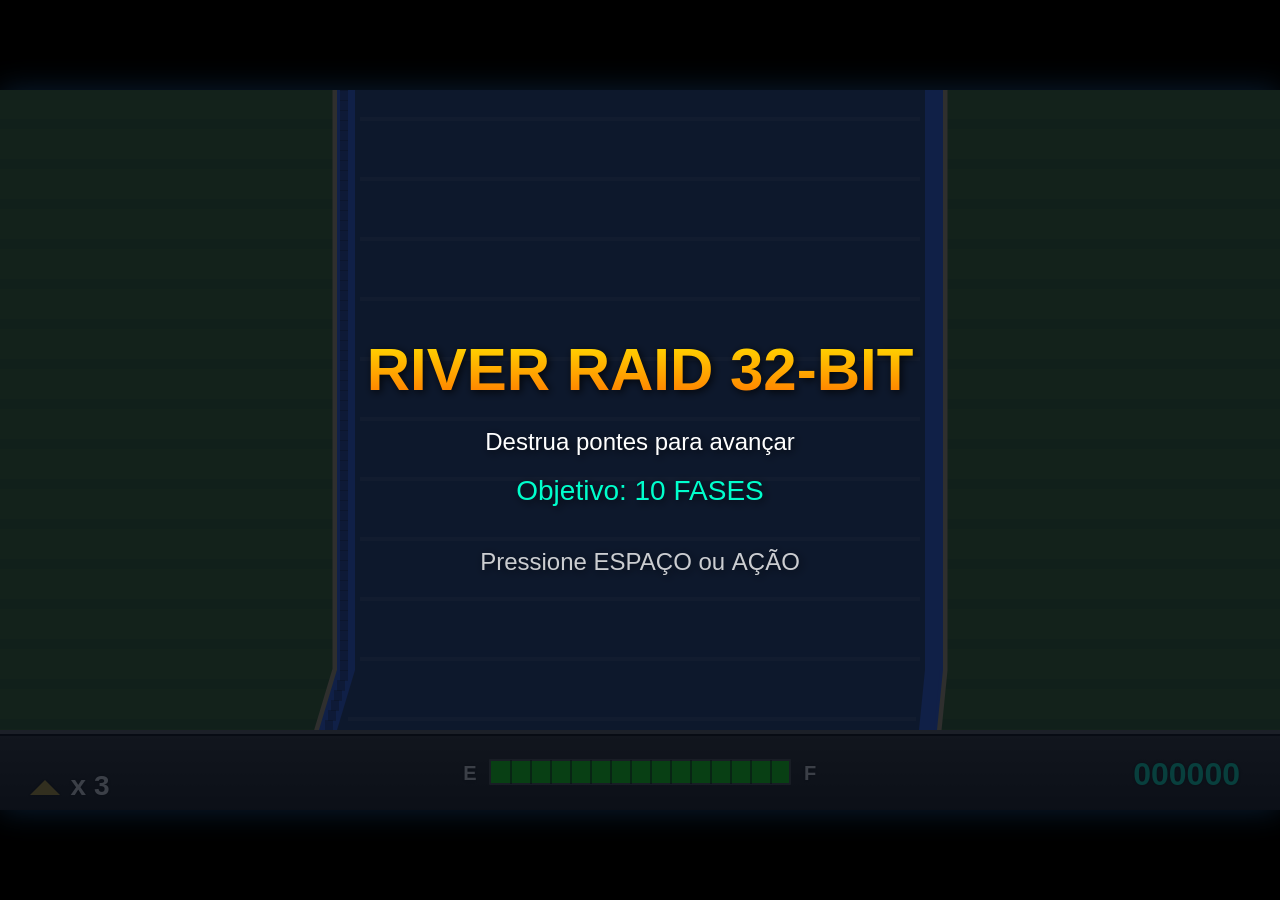
<file: River Raid.html>
<!DOCTYPE html>
<html lang="pt-PT">
<head>
    <meta charset="UTF-8">
    <meta name="viewport" content="width=device-width, initial-scale=1.0, maximum-scale=1.0, user-scalable=no">
    <title>River Raid 32-Bit Edition</title>
    <style>
        body {
            margin: 0;
            padding: 0;
            background-color: #050510;
            color: #fff;
            font-family: 'Trebuchet MS', 'Lucida Sans Unicode', 'Lucida Grande', 'Lucida Sans', Arial, sans-serif;
            display: flex;
            flex-direction: column;
            align-items: center;
            justify-content: center;
            height: 100vh;
            width: 100vw;
            overflow: hidden;
            touch-action: none;
        }

        #game-container {
            position: relative;
            width: 100%;
            height: 100%;
            display: flex;
            justify-content: center;
            align-items: center;
            background-color: #000;
        }

        canvas {
            display: block;
            background-color: #2b5e20;
            max-width: 100%;
            max-height: 100%;
            object-fit: contain;
            aspect-ratio: 16 / 9;
            box-shadow: 0 0 30px rgba(50, 150, 255, 0.2);
        }

        #touch-controls {
            display: none;
            position: absolute;
            bottom: 5vh;
            width: 100%;
            max-width: 800px;
            justify-content: space-between;
            padding: 0 20px;
            box-sizing: border-box;
            z-index: 10;
        }

        .btn-group {
            display: flex;
            gap: 12px;
        }

        .t-btn {
            background: linear-gradient(to bottom, #444, #222);
            border: 2px solid #666;
            color: white;
            width: 55px;
            height: 55px;
            border-radius: 50%;
            font-size: 20px;
            display: flex;
            align-items: center;
            justify-content: center;
            user-select: none;
            cursor: pointer;
            box-shadow: 0 4px 6px rgba(0,0,0,0.5), inset 0 2px 2px rgba(255,255,255,0.2);
            text-shadow: 1px 1px 2px black;
        }
        
        .t-btn:active {
            background: linear-gradient(to bottom, #222, #444);
            box-shadow: 0 1px 2px rgba(0,0,0,0.5), inset 0 4px 6px rgba(0,0,0,0.6);
            transform: translateY(2px);
        }

        .fire-btn {
            width: 80px;
            border-radius: 15px;
            background: linear-gradient(to bottom, #cc2222, #880000);
            border-color: #ff5555;
            font-weight: bold;
            font-size: 16px;
        }

        .fire-btn:active {
            background: linear-gradient(to bottom, #880000, #cc2222);
        }

        @media (max-width: 768px) {
            #touch-controls {
                display: flex;
            }
        }
    </style>
</head>
<body>

    <div id="game-container">
        <canvas id="gameCanvas" width="1280" height="720"></canvas>
    </div>

    <div id="touch-controls">
        <div class="btn-group">
            <div class="t-btn" id="btn-left">◀</div>
            <div class="t-btn" id="btn-right">▶</div>
        </div>
        <div class="btn-group">
            <div class="t-btn" id="btn-up">▲</div>
            <div class="t-btn" id="btn-down">▼</div>
            <div class="t-btn fire-btn" id="btn-fire">AÇÃO</div>
        </div>
    </div>

    <script>
        const canvas = document.getElementById('gameCanvas');
        const ctx = canvas.getContext('2d');

        // Paleta 32-bits (Cores mais ricas e gradientes)
        const C_LAND_DARK = '#244d18';
        const C_LAND_LIGHT = '#356d25';
        const C_SAND = '#c2b280';
        const C_WATER_DEEP = '#1a3c7a';
        const C_WATER_LIGHT = '#2962ff';
        const C_UI_BG = 'rgba(20, 25, 30, 0.9)';

        let gameState = 'START';
        let score = 0;
        let lives = 3;
        let fuel = 100;
        let baseScrollSpeed = 2;
        let scrollSpeed = baseScrollSpeed;
        let frames = 0;
        let level = 1;
        const MAX_LEVELS = 10;

        let player = { x: 640, y: 600, w: 24, h: 32, speed: 7, isRefueling: false, bank: 0 };
        let bullets = [];
        let enemies = [];
        let fuels = [];
        let bridges = [];
        let particles = [];
        let riverBlocks = [];

        const BLOCK_HEIGHT = 10;
        let currentRiverWidth = 600;
        let currentRiverCenter = 640;
        let targetRiverWidth = 600;
        let targetRiverCenter = 640;
        let bridgeCountdown = 1200;

        const keys = { ArrowLeft: false, ArrowRight: false, ArrowUp: false, ArrowDown: false, Space: false };
        let canShoot = true;

        // --- SISTEMA DE ÁUDIO ---
        const AudioContext = window.AudioContext || window.webkitAudioContext;
        let audioCtx, noiseBuffer;

        function initAudio() {
            if (!audioCtx) audioCtx = new AudioContext();
            if (audioCtx.state === 'suspended') audioCtx.resume();
        }

        function getNoiseBuffer() {
            if (!noiseBuffer && audioCtx) {
                const bufferSize = audioCtx.sampleRate * 2;
                noiseBuffer = audioCtx.createBuffer(1, bufferSize, audioCtx.sampleRate);
                const output = noiseBuffer.getChannelData(0);
                for (let i = 0; i < bufferSize; i++) output[i] = Math.random() * 2 - 1;
            }
            return noiseBuffer;
        }

        function playShootSound() {
            if (!audioCtx) return;
            const osc = audioCtx.createOscillator();
            const gain = audioCtx.createGain();
            osc.connect(gain); gain.connect(audioCtx.destination);
            osc.type = 'sawtooth';
            osc.frequency.setValueAtTime(1200, audioCtx.currentTime);
            osc.frequency.exponentialRampToValueAtTime(100, audioCtx.currentTime + 0.15);
            gain.gain.setValueAtTime(0.08, audioCtx.currentTime);
            gain.gain.exponentialRampToValueAtTime(0.001, audioCtx.currentTime + 0.15);
            osc.start(); osc.stop(audioCtx.currentTime + 0.15);
        }

        function playExplosionSound() {
            if (!audioCtx) return;
            const noise = audioCtx.createBufferSource();
            noise.buffer = getNoiseBuffer();
            const noiseFilter = audioCtx.createBiquadFilter();
            noiseFilter.type = 'lowpass'; noiseFilter.frequency.setValueAtTime(800, audioCtx.currentTime);
            noiseFilter.frequency.linearRampToValueAtTime(100, audioCtx.currentTime + 0.6);
            const gain = audioCtx.createGain();
            noise.connect(noiseFilter); noiseFilter.connect(gain); gain.connect(audioCtx.destination);
            gain.gain.setValueAtTime(0.3, audioCtx.currentTime);
            gain.gain.exponentialRampToValueAtTime(0.001, audioCtx.currentTime + 0.6);
            noise.start(); noise.stop(audioCtx.currentTime + 0.6);
        }

        function playRefuelSound() {
            if (!audioCtx) return;
            const osc = audioCtx.createOscillator();
            const gain = audioCtx.createGain();
            osc.connect(gain); gain.connect(audioCtx.destination);
            osc.type = 'sine';
            osc.frequency.setValueAtTime(800 + Math.random() * 400, audioCtx.currentTime);
            gain.gain.setValueAtTime(0.05, audioCtx.currentTime);
            gain.gain.setTargetAtTime(0, audioCtx.currentTime, 0.05);
            osc.start(); osc.stop(audioCtx.currentTime + 0.1);
        }

        function playVictorySound() {
            if (!audioCtx) return;
            const notes = [440, 554.37, 659.25, 880, 1108.73];
            notes.forEach((freq, i) => {
                const osc = audioCtx.createOscillator();
                const gain = audioCtx.createGain();
                osc.connect(gain); gain.connect(audioCtx.destination);
                osc.type = 'triangle';
                osc.frequency.value = freq;
                gain.gain.setValueAtTime(0.2, audioCtx.currentTime + i * 0.12);
                gain.gain.exponentialRampToValueAtTime(0.001, audioCtx.currentTime + i * 0.12 + 0.4);
                osc.start(audioCtx.currentTime + i * 0.12);
                osc.stop(audioCtx.currentTime + i * 0.12 + 0.4);
            });
        }

        // --- TERRENO ---
        function initTerrain() {
            riverBlocks = [];
            for (let y = -BLOCK_HEIGHT; y <= canvas.height + BLOCK_HEIGHT; y += BLOCK_HEIGHT) {
                riverBlocks.push(generateRiverBlock(y));
            }
        }

        function generateRiverBlock(y) {
            if (currentRiverWidth < targetRiverWidth) currentRiverWidth += 2;
            else if (currentRiverWidth > targetRiverWidth) currentRiverWidth -= 2;

            if (currentRiverCenter < targetRiverCenter) currentRiverCenter += 2;
            else if (currentRiverCenter > targetRiverCenter) currentRiverCenter -= 2;

            if (currentRiverCenter - currentRiverWidth/2 < 50) targetRiverCenter += 20;
            if (currentRiverCenter + currentRiverWidth/2 > canvas.width - 50) targetRiverCenter -= 20;

            let minWidth = Math.max(200, 450 - level * 20);
            let maxWidth = Math.max(300, 800 - level * 25);
            let changeChance = 0.05 + (level * 0.005);

            if (Math.random() < changeChance) {
                targetRiverWidth = Math.max(minWidth, Math.min(maxWidth, currentRiverWidth + (Math.random() * 120 - 60)));
                targetRiverCenter = Math.max(200, Math.min(canvas.width - 200, currentRiverCenter + (Math.random() * 160 - 80)));
            }

            return { y: y, left: currentRiverCenter - currentRiverWidth / 2, right: currentRiverCenter + currentRiverWidth / 2 };
        }

        function resetGame() {
            initAudio(); score = 0; lives = 3; level = 1; resetLevel(); gameState = 'PLAYING';
        }

        function resetLevel() {
            fuel = 100; player.x = canvas.width / 2; player.y = canvas.height - 120;
            bullets = []; enemies = []; fuels = []; bridges = []; particles = [];
            currentRiverWidth = 600; currentRiverCenter = canvas.width / 2;
            targetRiverWidth = 600; targetRiverCenter = canvas.width / 2;
            initTerrain();
        }

        // --- LÓGICA DE ATUALIZAÇÃO ---
        let lastRefuelSoundTime = 0;

        function update() {
            if (gameState === 'START' || gameState === 'GAMEOVER' || gameState === 'VICTORY') {
                frames++; // Para animar o fundo mesmo no menu
                return;
            }
            frames++;

            // Partículas
            particles.forEach(p => { 
                p.x += p.vx; p.y += p.vy; 
                p.life -= 1; 
                if (p.type === 'smoke') { p.size += 0.5; p.vx *= 0.95; p.vy *= 0.95; }
            });
            particles = particles.filter(p => p.life > 0);

            if (gameState === 'DYING') return;

            // Movimento e inclinação (bank) do jato
            if (keys.ArrowUp) { scrollSpeed = 5; player.y = Math.max(150, player.y - 2); } 
            else if (keys.ArrowDown) { scrollSpeed = 1.5; player.y = Math.min(480, player.y + 2); } 
            else { scrollSpeed = baseScrollSpeed; }

            if (keys.ArrowLeft) { player.x -= player.speed; player.bank = Math.max(-1, player.bank - 0.2); }
            else if (keys.ArrowRight) { player.x += player.speed; player.bank = Math.min(1, player.bank + 0.2); }
            else { player.bank *= 0.8; } // Retorna ao centro suavemente

            if (keys.Space && canShoot) {
                bullets.push({ x: player.x, y: player.y - 15, speed: 12, active: true });
                playShootSound(); canShoot = false; setTimeout(() => canShoot = true, 180);
            }

            fuel -= (scrollSpeed === 5 ? 0.08 : 0.03);
            if (fuel <= 0) die();

            bullets.forEach(b => b.y -= b.speed);
            bullets = bullets.filter(b => b.y > 0 && b.active);

            for (let i = 0; i < riverBlocks.length; i++) riverBlocks[i].y += scrollSpeed;
            while (riverBlocks[0].y > 0) {
                riverBlocks.unshift(generateRiverBlock(riverBlocks[0].y - BLOCK_HEIGHT));
            }
            riverBlocks = riverBlocks.filter(b => b.y < canvas.height + BLOCK_HEIGHT);

            bridgeCountdown -= scrollSpeed;
            if (bridgeCountdown <= 0) {
                let topBlock = riverBlocks[0];
                bridges.push({ y: -40, x: topBlock.left, w: topBlock.right - topBlock.left, h: 40 });
                bridgeCountdown = 1000 + Math.random() * 800;
                targetRiverWidth = Math.max(200, 350 - level * 15); 
            } else {
                let spawnInterval = Math.max(25, 60 - level * 3);
                if (frames % spawnInterval === 0 && Math.random() > 0.3) {
                    let topBlock = riverBlocks[5];
                    let isFuel = Math.random() > (0.7 + level * 0.01);
                    let objX = topBlock.left + 50 + Math.random() * (topBlock.right - topBlock.left - 100);
                    
                    if (isFuel) {
                        fuels.push({ x: objX, y: -30, w: 24, h: 40 });
                    } else {
                        let type = Math.random() > 0.5 ? 'heli' : 'ship';
                        let dir = Math.random() > 0.5 ? 1 : -1;
                        let enemySpeed = (type === 'heli' ? 1.5 : 0.8) + (level * 0.1);
                        enemies.push({ x: objX, y: -30, w: type==='heli'?28:20, h: type==='heli'?28:40, type: type, dir: dir, speed: enemySpeed, frame: 0 });
                    }
                }
            }

            bridges.forEach(br => br.y += scrollSpeed);
            fuels.forEach(f => f.y += scrollSpeed);

            enemies.forEach(e => {
                e.y += scrollSpeed; e.x += e.speed * e.dir; e.frame++;
                let block = riverBlocks.find(b => b.y >= e.y && b.y < e.y + BLOCK_HEIGHT);
                if (block && (e.x - e.w/2 < block.left || e.x + e.w/2 > block.right)) {
                    e.dir *= -1; e.x += e.speed * e.dir * 2;
                }
            });

            enemies = enemies.filter(e => e.y < canvas.height + 50);
            fuels = fuels.filter(f => f.y < canvas.height + 50);
            bridges = bridges.filter(br => br.y < canvas.height + 50);

            checkCollisions();
        }

        function createExplosion(x, y) {
            playExplosionSound();
            // Fogo central
            for (let i = 0; i < 20; i++) {
                particles.push({
                    x: x, y: y, type: 'fire',
                    vx: (Math.random() - 0.5) * 8, vy: (Math.random() - 0.5) * 8,
                    life: 15 + Math.random() * 20, maxLife: 35,
                    size: 4 + Math.random() * 6
                });
            }
            // Fumo em volta
            for (let i = 0; i < 15; i++) {
                particles.push({
                    x: x, y: y, type: 'smoke',
                    vx: (Math.random() - 0.5) * 4, vy: (Math.random() - 0.5) * 4,
                    life: 30 + Math.random() * 30, maxLife: 60,
                    size: 8 + Math.random() * 10
                });
            }
            // Destroços
            for (let i = 0; i < 8; i++) {
                particles.push({
                    x: x, y: y, type: 'debris',
                    vx: (Math.random() - 0.5) * 12, vy: (Math.random() - 0.5) * 12,
                    life: 20 + Math.random() * 20, maxLife: 40, size: 2
                });
            }
        }

        function die() {
            createExplosion(player.x, player.y);
            lives--; gameState = 'DYING';
            setTimeout(() => {
                if (lives > 0) { resetLevel(); gameState = 'PLAYING'; } 
                else { gameState = 'GAMEOVER'; }
            }, 2000);
        }

        function checkCollisions() {
            const collide = (r1, r2) => {
                let r1x = r1.x - r1.w/2; let r1y = r1.y - r1.h/2;
                let r2x = r2.isCentered ? r2.x - r2.w/2 : r2.x; let r2y = r2.y;
                // Hitbox um pouco menor para ser justo em 32-bit (onde os sprites têm transparência)
                let margin = 4;
                return r1x + margin < r2x + r2.w - margin && r1x + r1.w - margin > r2x + margin && 
                       r1y + margin < r2y + r2.h - margin && r1y + r1.h - margin > r2y + margin;
            };

            let currentBlock = riverBlocks.find(b => b.y >= player.y - player.h/2 && b.y < player.y + player.h/2);
            if (currentBlock && (player.x - player.w/2 < currentBlock.left || player.x + player.w/2 > currentBlock.right)) {
                die(); return;
            }

            player.isRefueling = false;

            fuels.forEach((f) => {
                if (collide(player, {x: f.x - f.w/2, y: f.y, w: f.w, h: f.h, isCentered: false})) {
                    player.isRefueling = true;
                    fuel = Math.min(100, fuel + 1.2);
                    if (frames - lastRefuelSoundTime > 8) { playRefuelSound(); lastRefuelSoundTime = frames; }
                }
            });

            bullets.forEach(b => {
                if (!b.active) return;
                let bRect = {x: b.x, y: b.y, w: 6, h: 12};

                enemies.forEach((e, i) => {
                    if (collide({x: bRect.x, y: bRect.y, w: bRect.w, h: bRect.h}, {x: e.x - e.w/2, y: e.y, w: e.w, h: e.h, isCentered: false})) {
                        b.active = false; createExplosion(e.x, e.y + e.h/2); enemies.splice(i, 1);
                        score += (e.type === 'heli' ? 60 : 30);
                    }
                });

                bridges.forEach((br, i) => {
                    if (collide({x: bRect.x, y: bRect.y, w: bRect.w, h: bRect.h}, {x: br.x, y: br.y, w: br.w, h: br.h, isCentered: false})) {
                        b.active = false; createExplosion(br.x + br.w/2, br.y + br.h/2); bridges.splice(i, 1);
                        score += 500; level++;
                        if (level > MAX_LEVELS) { gameState = 'VICTORY'; playVictorySound(); }
                    }
                });

                fuels.forEach((f, i) => {
                    if (collide({x: bRect.x, y: bRect.y, w: bRect.w, h: bRect.h}, {x: f.x - f.w/2, y: f.y, w: f.w, h: f.h, isCentered: false})) {
                        b.active = false; createExplosion(f.x, f.y + f.h/2); fuels.splice(i, 1); score += 80;
                    }
                });
            });

            enemies.forEach(e => { if (collide(player, {x: e.x - e.w/2, y: e.y, w: e.w, h: e.h, isCentered: false})) die(); });
            bridges.forEach(br => { if (collide(player, {x: br.x, y: br.y, w: br.w, h: br.h, isCentered: false})) die(); });
        }

        // --- SISTEMA DE RENDERIZAÇÃO 32-BIT ---

        function drawShadow(x, y, w, h, isCircle = false, offsetX = 15, offsetY = 15) {
            ctx.fillStyle = 'rgba(0, 0, 0, 0.4)';
            ctx.beginPath();
            if (isCircle) {
                ctx.ellipse(x + offsetX, y + offsetY, w/2, h/2, 0, 0, Math.PI * 2);
            } else {
                ctx.rect(x - w/2 + offsetX, y - h/2 + offsetY, w, h);
            }
            ctx.fill();
        }

        function draw() {
            // Fundo / Relva base
            ctx.fillStyle = C_LAND_LIGHT;
            ctx.fillRect(0, 0, canvas.width, canvas.height);

            // Relva texturizada (padrões simples horizontais)
            ctx.fillStyle = C_LAND_DARK;
            for(let i = 0; i < canvas.height; i += 40) {
                ctx.globalAlpha = 0.3;
                ctx.fillRect(0, i + (frames * scrollSpeed * 0.5) % 40, canvas.width, 10);
                ctx.globalAlpha = 1.0;
            }

            // Margens do Rio (Areia e Água)
            ctx.lineJoin = "round";
            
            // Desenhar forma base do rio
            ctx.beginPath();
            if (riverBlocks.length > 0) {
                ctx.moveTo(riverBlocks[0].left, riverBlocks[0].y);
                for (let i = 1; i < riverBlocks.length; i++) ctx.lineTo(riverBlocks[i].left, riverBlocks[i].y);
                ctx.lineTo(riverBlocks[riverBlocks.length-1].right, riverBlocks[riverBlocks.length-1].y);
                for (let i = riverBlocks.length - 2; i >= 0; i--) ctx.lineTo(riverBlocks[i].right, riverBlocks[i].y);
                ctx.closePath();
            }

            // 1. Areia (Borda exterior)
            ctx.fillStyle = C_SAND;
            ctx.lineWidth = 15;
            ctx.strokeStyle = C_SAND;
            ctx.stroke();
            ctx.fill();

            // 2. Água Rasa
            ctx.fillStyle = C_WATER_LIGHT;
            ctx.lineWidth = 6;
            ctx.strokeStyle = C_WATER_LIGHT;
            ctx.stroke();
            ctx.fill();

            // 3. Água Profunda (Centro)
            ctx.beginPath();
            if (riverBlocks.length > 0) {
                ctx.moveTo(riverBlocks[0].left + 15, riverBlocks[0].y);
                for (let i = 1; i < riverBlocks.length; i++) ctx.lineTo(riverBlocks[i].left + 15, riverBlocks[i].y);
                ctx.lineTo(riverBlocks[riverBlocks.length-1].right - 15, riverBlocks[riverBlocks.length-1].y);
                for (let i = riverBlocks.length - 2; i >= 0; i--) ctx.lineTo(riverBlocks[i].right - 15, riverBlocks[i].y);
                ctx.closePath();
            }
            ctx.fillStyle = C_WATER_DEEP;
            ctx.fill();

            // Reflexos na água (linhas animadas)
            ctx.globalCompositeOperation = 'screen';
            ctx.fillStyle = 'rgba(255, 255, 255, 0.1)';
            for(let i = 0; i < canvas.height; i += 60) {
                let waveY = i + (frames * scrollSpeed * 1.5) % 60;
                let b = riverBlocks.find(rb => waveY >= rb.y && waveY < rb.y + BLOCK_HEIGHT);
                if (b) {
                    ctx.fillRect(b.left + 20, waveY, (b.right - b.left) - 40, 4);
                }
            }
            ctx.globalCompositeOperation = 'source-over';

            // Sombras projetadas pelas margens
            ctx.fillStyle = 'rgba(0,0,0,0.3)';
            riverBlocks.forEach(b => {
                ctx.fillRect(b.left, b.y, 8, BLOCK_HEIGHT+1);
            });

            // Sombras Globais das Entidades
            if (gameState === 'PLAYING') drawShadow(player.x, player.y, player.w, player.h, false, 20, 20);
            enemies.forEach(e => drawShadow(e.x, e.y + e.h/2, e.w, e.h, e.type === 'heli', 15, 15));
            fuels.forEach(f => drawShadow(f.x, f.y + f.h/2, f.w, f.h, false, 12, 12));
            bridges.forEach(br => {
                ctx.fillStyle = 'rgba(0,0,0,0.6)';
                ctx.fillRect(br.x, br.y + br.h, br.w, 15); // Sombra da ponte na água
            });

            // --- DESENHAR ENTIDADES ---

            // Pontes
            bridges.forEach(br => {
                // Estrutura
                let grad = ctx.createLinearGradient(0, br.y, 0, br.y + br.h);
                grad.addColorStop(0, '#555'); grad.addColorStop(0.5, '#aaa'); grad.addColorStop(1, '#444');
                ctx.fillStyle = grad;
                ctx.fillRect(br.x, br.y, br.w, br.h);
                // Pilares laterais
                ctx.fillStyle = '#333';
                ctx.fillRect(br.x - 5, br.y - 5, 10, br.h + 10);
                ctx.fillRect(br.x + br.w - 5, br.y - 5, 10, br.h + 10);
                // Faixas amarelas
                ctx.fillStyle = '#ffcc00';
                for(let ix = br.x + 10; ix < br.x + br.w - 10; ix += 20) {
                    ctx.fillRect(ix, br.y + br.h/2 - 2, 10, 4);
                }
            });

            // Combustível
            fuels.forEach(f => {
                let grad = ctx.createLinearGradient(f.x - f.w/2, 0, f.x + f.w/2, 0);
                grad.addColorStop(0, '#cc0066'); grad.addColorStop(0.5, '#ff66b2'); grad.addColorStop(1, '#99004d');
                ctx.fillStyle = grad;
                ctx.fillRect(f.x - f.w/2, f.y, f.w, f.h);
                
                // Topo e Base metálicos
                ctx.fillStyle = '#ccc';
                ctx.fillRect(f.x - f.w/2, f.y, f.w, 6);
                ctx.fillRect(f.x - f.w/2, f.y + f.h - 6, f.w, 6);
                
                // Letra F com brilho
                ctx.fillStyle = '#fff';
                ctx.font = 'bold 16px Arial';
                ctx.textAlign = 'center';
                ctx.fillText('F', f.x, f.y + f.h/2 + 6);
            });

            // Inimigos
            enemies.forEach(e => {
                ctx.save();
                ctx.translate(e.x, e.y + e.h/2);
                if (e.dir === -1) ctx.scale(-1, 1); // Vira a sprite

                if (e.type === 'heli') {
                    // Corpo
                    let grad = ctx.createRadialGradient(0, 0, 0, 0, 0, e.w);
                    grad.addColorStop(0, '#4a69bd'); grad.addColorStop(1, '#0c2461');
                    ctx.fillStyle = grad;
                    ctx.beginPath(); ctx.ellipse(0, 0, 10, 8, 0, 0, Math.PI*2); ctx.fill();
                    // Cauda
                    ctx.fillStyle = '#0c2461'; ctx.fillRect(-18, -2, 10, 4);
                    // Rotor de cauda
                    ctx.fillStyle = '#fff'; ctx.fillRect(-20, -5 + Math.sin(e.frame)*3, 2, 10);
                    // Vidro
                    ctx.fillStyle = '#82ccdd'; ctx.beginPath(); ctx.arc(5, -2, 4, 0, Math.PI*2); ctx.fill();
                    // Rotor Principal (Transparente e rodando)
                    ctx.fillStyle = 'rgba(200, 200, 200, 0.4)';
                    ctx.beginPath();
                    ctx.ellipse(0, 0, 20 + Math.sin(e.frame*0.5)*5, 2, 0, 0, Math.PI*2);
                    ctx.fill();
                } else { // Navio
                    // Esteira de água (Wake)
                    ctx.fillStyle = 'rgba(255, 255, 255, 0.3)';
                    ctx.beginPath(); ctx.moveTo(-e.w/2, 0); ctx.lineTo(-e.w, -10); ctx.lineTo(-e.w, 10); ctx.fill();
                    
                    // Casco
                    let grad = ctx.createLinearGradient(0, -e.h/2, 0, e.h/2);
                    grad.addColorStop(0, '#b71540'); grad.addColorStop(1, '#600018');
                    ctx.fillStyle = grad;
                    ctx.beginPath();
                    ctx.moveTo(e.w/2, 0); ctx.lineTo(e.w/4, -e.h/2); ctx.lineTo(-e.w/2, -e.h/2);
                    ctx.lineTo(-e.w/2, e.h/2); ctx.lineTo(e.w/4, e.h/2); ctx.closePath(); ctx.fill();
                    // Cabine
                    ctx.fillStyle = '#eee'; ctx.fillRect(-4, -6, 10, 12);
                    ctx.fillStyle = '#82ccdd'; ctx.fillRect(2, -4, 4, 8); // Janela
                }
                ctx.restore();
            });

            // Balas
            ctx.fillStyle = '#ffff00';
            ctx.shadowColor = '#ffaa00';
            ctx.shadowBlur = 10;
            bullets.forEach(b => {
                ctx.beginPath(); ctx.ellipse(b.x, b.y, 3, 8, 0, 0, Math.PI*2); ctx.fill();
            });
            ctx.shadowBlur = 0; // Reset

            // Jogador (Jato Avançado)
            if (gameState === 'PLAYING' || gameState === 'VICTORY') {
                ctx.save();
                ctx.translate(player.x, player.y);
                
                // Rotação subtil ao virar
                ctx.rotate(player.bank * 0.3);

                // Fogo do propulsor
                ctx.globalCompositeOperation = 'screen';
                let thrustH = 10 + Math.random() * 10;
                let thrustGrad = ctx.createLinearGradient(0, player.h/2, 0, player.h/2 + thrustH);
                thrustGrad.addColorStop(0, 'rgba(255, 255, 255, 0.9)');
                thrustGrad.addColorStop(0.3, 'rgba(255, 200, 0, 0.8)');
                thrustGrad.addColorStop(1, 'rgba(255, 0, 0, 0)');
                ctx.fillStyle = thrustGrad;
                ctx.beginPath(); ctx.moveTo(-4, player.h/2); ctx.lineTo(4, player.h/2); ctx.lineTo(0, player.h/2 + thrustH); ctx.fill();
                ctx.globalCompositeOperation = 'source-over';

                // Fuselagem
                let jGrad = ctx.createLinearGradient(-10, 0, 10, 0);
                jGrad.addColorStop(0, '#d4af37'); jGrad.addColorStop(0.5, '#fff1b0'); jGrad.addColorStop(1, '#aa8822');
                ctx.fillStyle = jGrad;
                
                // Bico e Corpo
                ctx.beginPath(); ctx.moveTo(0, -player.h/2 - 5); ctx.lineTo(6, -player.h/4); 
                ctx.lineTo(6, player.h/2); ctx.lineTo(-6, player.h/2); ctx.lineTo(-6, -player.h/4); ctx.fill();

                // Asas (Com distorção ao curvar)
                let wingShrinkLeft = player.bank < 0 ? 0.6 : 1;
                let wingShrinkRight = player.bank > 0 ? 0.6 : 1;
                
                ctx.fillStyle = '#bfa145';
                ctx.beginPath(); ctx.moveTo(-6, -5); ctx.lineTo(-20 * wingShrinkLeft, 5); ctx.lineTo(-20 * wingShrinkLeft, 10); ctx.lineTo(-6, 12); ctx.fill();
                ctx.beginPath(); ctx.moveTo(6, -5); ctx.lineTo(20 * wingShrinkRight, 5); ctx.lineTo(20 * wingShrinkRight, 10); ctx.lineTo(6, 12); ctx.fill();
                
                // Estabilizadores traseiros
                ctx.fillStyle = '#aa8822';
                ctx.beginPath(); ctx.moveTo(-5, 10); ctx.lineTo(-12, 16); ctx.lineTo(-5, 16); ctx.fill();
                ctx.beginPath(); ctx.moveTo(5, 10); ctx.lineTo(12, 16); ctx.lineTo(5, 16); ctx.fill();

                // Cockpit
                let cGrad = ctx.createLinearGradient(0, -10, 0, 5);
                cGrad.addColorStop(0, '#00ffff'); cGrad.addColorStop(1, '#003366');
                ctx.fillStyle = cGrad;
                ctx.beginPath(); ctx.ellipse(0, -4, 3, 7, 0, 0, Math.PI*2); ctx.fill();

                // Feedback de Abastecimento (Anel Mágico em volta)
                if (player.isRefueling) {
                    ctx.globalCompositeOperation = 'screen';
                    ctx.strokeStyle = `rgba(100, 255, 100, ${0.5 + Math.sin(frames*0.5)*0.5})`;
                    ctx.lineWidth = 3;
                    ctx.beginPath(); ctx.arc(0, 0, 25, 0, Math.PI*2); ctx.stroke();
                    ctx.globalCompositeOperation = 'source-over';
                }
                
                ctx.restore();
            }

            // Partículas (Explosões e Fumo)
            ctx.globalCompositeOperation = 'screen'; // Blend mode para efeitos luminosos
            particles.forEach(p => {
                let pRatio = p.life / p.maxLife;
                if (p.type === 'fire') {
                    ctx.fillStyle = `rgba(255, ${Math.floor(pRatio * 200)}, 0, ${pRatio})`;
                    ctx.beginPath(); ctx.arc(p.x, p.y, p.size, 0, Math.PI*2); ctx.fill();
                } else if (p.type === 'smoke') {
                    ctx.globalCompositeOperation = 'source-over';
                    ctx.fillStyle = `rgba(100, 100, 100, ${pRatio * 0.5})`;
                    ctx.beginPath(); ctx.arc(p.x, p.y, p.size, 0, Math.PI*2); ctx.fill();
                    ctx.globalCompositeOperation = 'screen';
                } else { // Debris
                    ctx.fillStyle = `rgba(255, 255, 255, ${pRatio})`;
                    ctx.fillRect(p.x, p.y, p.size, p.size);
                }
            });
            ctx.globalCompositeOperation = 'source-over';

            // --- UI 32-BIT ---
            drawUI();

            // Telas de Estado
            if (gameState === 'PLAYING' && frames % 120 < 80) { // Piscar suave
                ctx.fillStyle = 'rgba(255, 255, 255, 0.8)';
                ctx.font = 'bold 24px Arial';
                ctx.textAlign = 'center';
                ctx.shadowColor = 'black'; ctx.shadowBlur = 4;
                ctx.fillText(`FASE ${level}/${MAX_LEVELS}`, canvas.width/2, 40);
                ctx.shadowBlur = 0;
            }

            if (gameState === 'START' || gameState === 'GAMEOVER' || gameState === 'VICTORY') {
                ctx.fillStyle = 'rgba(10, 15, 25, 0.8)'; 
                ctx.fillRect(0, 0, canvas.width, canvas.height);
                
                ctx.textAlign = 'center';
                ctx.shadowColor = 'rgba(0,0,0,0.8)';
                ctx.shadowBlur = 8;
                ctx.shadowOffsetX = 2; ctx.shadowOffsetY = 2;

                if (gameState === 'START') {
                    let titleGrad = ctx.createLinearGradient(0, canvas.height/2 - 100, 0, canvas.height/2 - 40);
                    titleGrad.addColorStop(0, '#ffcc00'); titleGrad.addColorStop(1, '#ff6600');
                    ctx.fillStyle = titleGrad;
                    ctx.font = 'bold 60px Arial';
                    ctx.fillText('RIVER RAID 32-BIT', canvas.width/2, canvas.height/2 - 60);
                    
                    ctx.fillStyle = '#fff'; ctx.font = '24px Arial';
                    ctx.fillText('Destrua pontes para avançar', canvas.width/2, canvas.height/2);
                    ctx.fillStyle = '#00ffcc'; ctx.font = '28px Arial';
                    ctx.fillText('Objetivo: 10 FASES', canvas.width/2, canvas.height/2 + 50);
                    
                    // Botão intermitente
                    ctx.fillStyle = `rgba(255, 255, 255, ${0.5 + Math.sin(frames*0.1)*0.5})`;
                    ctx.font = '24px Arial';
                    ctx.fillText('Pressione ESPAÇO ou AÇÃO', canvas.width/2, canvas.height/2 + 120);
                } else if (gameState === 'GAMEOVER') {
                    ctx.fillStyle = '#ff3333'; ctx.font = 'bold 60px Arial';
                    ctx.fillText('GAME OVER', canvas.width/2, canvas.height/2 - 50);
                    ctx.fillStyle = '#fff'; ctx.font = '28px Arial';
                    ctx.fillText(`Fase Atingida: ${level}`, canvas.width/2, canvas.height/2 + 10);
                    ctx.fillStyle = '#ffcc00'; ctx.font = '32px Arial';
                    ctx.fillText(`Pontuação: ${score}`, canvas.width/2, canvas.height/2 + 60);
                    ctx.fillStyle = '#aaa'; ctx.font = '20px Arial';
                    ctx.fillText('Pressione ESPAÇO', canvas.width/2, canvas.height/2 + 130);
                } else if (gameState === 'VICTORY') {
                    ctx.fillStyle = '#33ff33'; ctx.font = 'bold 50px Arial';
                    ctx.fillText('MISSÃO CUMPRIDA!', canvas.width/2, canvas.height/2 - 50);
                    ctx.fillStyle = '#fff'; ctx.font = '28px Arial';
                    ctx.fillText(`Você venceu as 10 Fases!`, canvas.width/2, canvas.height/2 + 10);
                    ctx.fillStyle = '#ffcc00'; ctx.font = '36px Arial';
                    ctx.fillText(`Score: ${score}`, canvas.width/2, canvas.height/2 + 70);
                    ctx.fillStyle = '#aaa'; ctx.font = '20px Arial';
                    ctx.fillText('Pressione ESPAÇO', canvas.width/2, canvas.height/2 + 130);
                }
                ctx.shadowBlur = 0; ctx.shadowOffsetX = 0; ctx.shadowOffsetY = 0; // Reset
            }
        }

        function drawUI() {
            const uiY = canvas.height - 80;
            
            // Fundo da UI (Estilo painel metálico)
            let uiGrad = ctx.createLinearGradient(0, uiY, 0, canvas.height);
            uiGrad.addColorStop(0, '#333'); uiGrad.addColorStop(1, '#111');
            ctx.fillStyle = uiGrad; 
            ctx.fillRect(0, uiY, canvas.width, 80);
            
            // Borda de divisão
            ctx.fillStyle = '#666'; ctx.fillRect(0, uiY, canvas.width, 4);
            ctx.fillStyle = '#000'; ctx.fillRect(0, uiY+4, canvas.width, 2);

            ctx.shadowColor = 'black'; ctx.shadowBlur = 4;
            ctx.fillStyle = '#fff'; ctx.font = 'bold 28px Arial'; ctx.textAlign = 'center';
            
            // Ícone de Vidas (Mini Jato) e Contador
            ctx.fillStyle = '#d4af37';
            ctx.beginPath(); ctx.moveTo(45, uiY + 50); ctx.lineTo(60, uiY + 65); ctx.lineTo(30, uiY + 65); ctx.fill();
            ctx.fillStyle = '#fff';
            ctx.fillText(`x ${lives}`, 90, uiY + 65);

            // Indicador de Combustível Avançado
            const gaugeW = 300; const gaugeH = 24;
            const gaugeX = canvas.width / 2 - gaugeW / 2; const gaugeY = uiY + 30;
            
            // Fundo do medidor
            ctx.shadowBlur = 0;
            ctx.fillStyle = '#111'; ctx.fillRect(gaugeX, gaugeY, gaugeW, gaugeH);
            ctx.strokeStyle = '#555'; ctx.lineWidth = 2; ctx.strokeRect(gaugeX, gaugeY, gaugeW, gaugeH);
            
            // Gradiente do combustível dependendo do nível
            let fuelColor = '#00ff00';
            if (fuel < 25) fuelColor = (frames % 20 < 10) ? '#ff0000' : '#550000'; // Pisca se estiver a acabar
            else if (fuel < 50) fuelColor = '#ffcc00';

            let fuelPos = Math.max(0, (fuel / 100) * gaugeW);
            ctx.fillStyle = fuelColor; 
            ctx.fillRect(gaugeX + 1, gaugeY + 1, fuelPos - 2, gaugeH - 2);

            // Grelha sobre o medidor (estilo retro avançado)
            ctx.fillStyle = 'rgba(0,0,0,0.5)';
            for(let i=20; i<gaugeW; i+=20) ctx.fillRect(gaugeX + i, gaugeY, 2, gaugeH);

            ctx.shadowBlur = 4;
            ctx.fillStyle = '#fff'; ctx.font = 'bold 20px Arial';
            ctx.fillText('E', gaugeX - 20, gaugeY + 20);
            ctx.fillText('F', gaugeX + gaugeW + 20, gaugeY + 20);

            // Score
            ctx.fillStyle = '#00ffcc'; ctx.font = 'bold 32px Arial';
            ctx.textAlign = 'right';
            ctx.fillText(score.toString().padStart(6, '0'), canvas.width - 40, uiY + 55);
            ctx.shadowBlur = 0;
        }

        // --- LOOP PRINCIPAL ---
        function gameLoop() { update(); draw(); requestAnimationFrame(gameLoop); }

        // --- EVENT LISTENER ---
        window.addEventListener('keydown', (e) => {
            if (keys.hasOwnProperty(e.code)) {
                keys[e.code] = true;
                if(['Space', 'ArrowUp', 'ArrowDown', 'ArrowLeft', 'ArrowRight'].includes(e.code)) e.preventDefault(); 
            }
            if (e.code === 'Space') {
                initAudio();
                if (gameState === 'START' || gameState === 'GAMEOVER' || gameState === 'VICTORY') resetGame();
            }
        });

        window.addEventListener('keyup', (e) => { if (keys.hasOwnProperty(e.code)) keys[e.code] = false; });

        canvas.addEventListener('pointerdown', (e) => {
            initAudio();
            if (gameState === 'START' || gameState === 'GAMEOVER' || gameState === 'VICTORY') resetGame();
        });

        const bindTouch = (btn, key) => {
            btn.addEventListener('pointerdown', (e) => { e.preventDefault(); keys[key] = true; initAudio(); });
            btn.addEventListener('pointerup', (e) => { e.preventDefault(); keys[key] = false; });
            btn.addEventListener('pointercancel', (e) => { e.preventDefault(); keys[key] = false; });
        };

        bindTouch(document.getElementById('btn-left'), 'ArrowLeft');
        bindTouch(document.getElementById('btn-right'), 'ArrowRight');
        bindTouch(document.getElementById('btn-up'), 'ArrowUp');
        bindTouch(document.getElementById('btn-down'), 'ArrowDown');
        
        let btnFire = document.getElementById('btn-fire');
        btnFire.addEventListener('pointerdown', (e) => { 
            e.preventDefault(); initAudio(); keys['Space'] = true; 
            if (gameState === 'START' || gameState === 'GAMEOVER' || gameState === 'VICTORY') resetGame();
        });
        btnFire.addEventListener('pointerup', (e) => { e.preventDefault(); keys['Space'] = false; });
        btnFire.addEventListener('pointercancel', (e) => { e.preventDefault(); keys['Space'] = false; });

        initTerrain();
        gameLoop();

    </script>
</body>
</html>
</file>
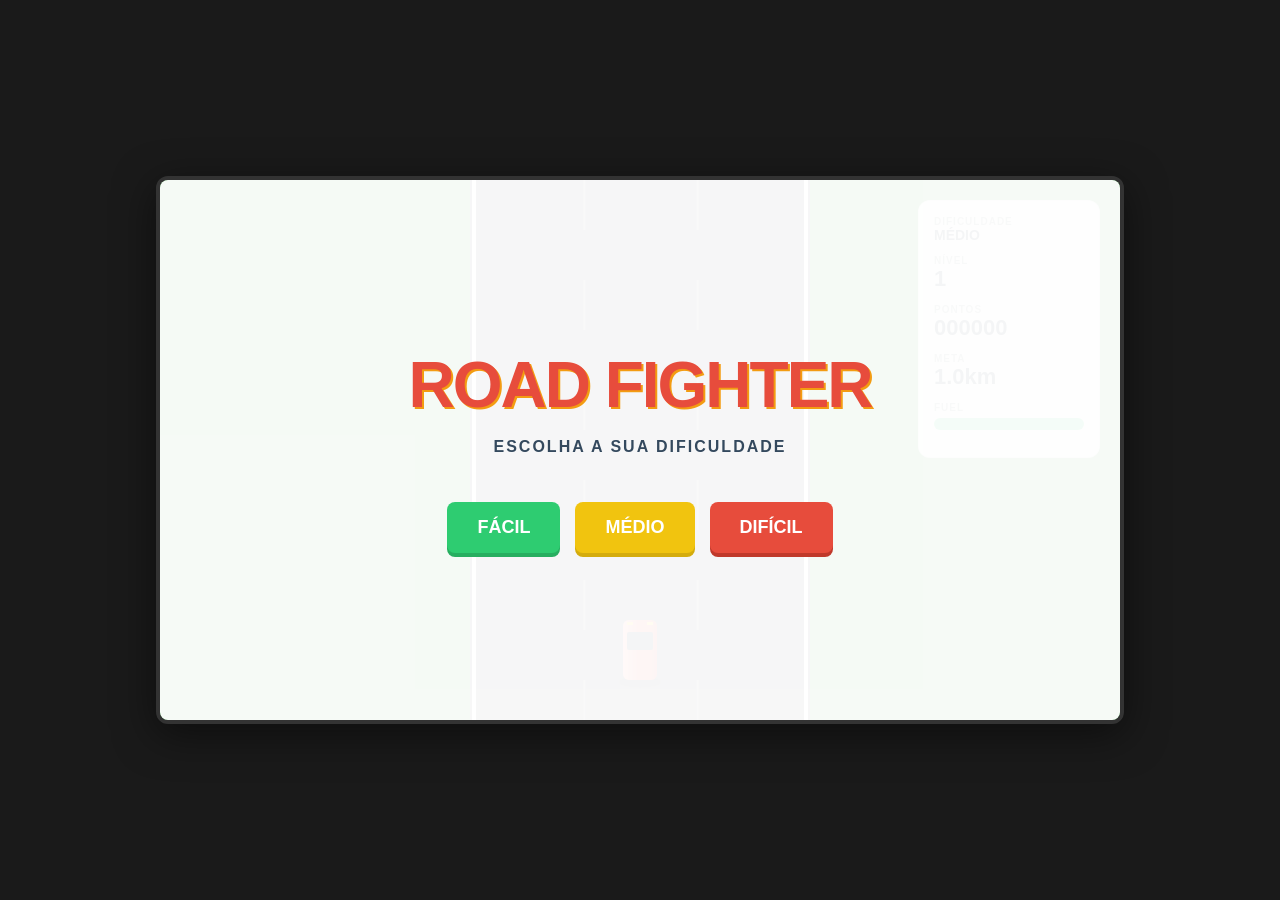
<file: Road Fighter Moderno.html>
<!DOCTYPE html>
<html lang="pt-PT">
<head>
    <meta charset="UTF-8">
    <meta name="viewport" content="width=device-width, initial-scale=1.0, maximum-scale=1.0, user-scalable=no">
    <title>Road Fighter - Obstacles Edition</title>
    <style>
        :root {
            --ui-bg: rgba(255, 255, 255, 0.9);
            --accent: #0077ff;
            --fuel-ok: #2ecc71;
            --fuel-low: #e74c3c;
            --text-dark: #2c3e50;
            --easy: #2ecc71;
            --medium: #f1c40f;
            --hard: #e74c3c;
        }

        body {
            margin: 0;
            background: #1a1a1a;
            display: flex;
            justify-content: center;
            align-items: center;
            height: 100vh;
            font-family: 'Segoe UI', Roboto, Helvetica, Arial, sans-serif;
            overflow: hidden;
            touch-action: none;
        }

        #game-container {
            position: relative;
            width: 960px;
            height: 540px;
            background: #000;
            border: 4px solid #333;
            border-radius: 12px;
            box-shadow: 0 10px 40px rgba(0, 0, 0, 0.5);
            overflow: hidden;
        }

        canvas { display: block; }

        #ui-layer {
            position: absolute;
            top: 20px;
            right: 20px;
            width: 150px;
            background: var(--ui-bg);
            backdrop-filter: blur(8px);
            border: 1px solid rgba(0, 0, 0, 0.1);
            border-radius: 12px;
            padding: 15px;
            color: var(--text-dark);
            z-index: 10;
        }

        .stat-box { margin-bottom: 12px; }
        .stat-label { font-size: 10px; text-transform: uppercase; letter-spacing: 1px; color: #7f8c8d; font-weight: bold; }
        .stat-value { font-size: 22px; font-weight: 800; color: #2c3e50; }

        #fuel-meter-container {
            width: 100%;
            height: 12px;
            background: rgba(0,0,0,0.1);
            border-radius: 6px;
            margin-top: 5px;
            overflow: hidden;
        }

        #fuel-fill {
            height: 100%;
            width: 100%;
            background: var(--fuel-ok);
            transition: width 0.3s ease;
        }

        .overlay {
            position: absolute;
            inset: 0;
            background: rgba(255, 255, 255, 0.95);
            display: flex;
            flex-direction: column;
            justify-content: center;
            align-items: center;
            color: #2c3e50;
            z-index: 100;
            text-align: center;
        }

        #level-announcer {
            position: absolute;
            top: 40%;
            left: 50%;
            transform: translate(-50%, -50%);
            font-size: 80px;
            font-weight: 900;
            color: #fff;
            text-shadow: 0 0 20px rgba(0,0,0,0.5);
            pointer-events: none;
            opacity: 0;
            transition: opacity 0.5s, transform 0.5s;
            z-index: 50;
        }

        h1 { 
            font-size: 64px; 
            margin: 0; 
            color: #e74c3c;
            text-shadow: 2px 2px 0px #f39c12;
            letter-spacing: -2px;
        }

        .btn-group {
            display: flex;
            gap: 15px;
            margin-top: 30px;
        }

        button {
            border: none;
            padding: 15px 30px;
            font-size: 18px;
            font-weight: bold;
            border-radius: 8px;
            cursor: pointer;
            transition: all 0.2s;
            text-transform: uppercase;
            color: #fff;
        }

        .btn-easy { background: var(--easy); box-shadow: 0 4px 0px #27ae60; }
        .btn-medium { background: var(--medium); box-shadow: 0 4px 0px #d4ac0d; }
        .btn-hard { background: var(--hard); box-shadow: 0 4px 0px #c0392b; }

        button:hover { transform: translateY(-2px); filter: brightness(1.1); }
        button:active { transform: translateY(2px); box-shadow: 0 0px 0px transparent; }

        .hidden { display: none !important; }
    </style>
</head>
<body>

<div id="game-container">
    <canvas id="gameCanvas"></canvas>

    <div id="level-announcer">NÍVEL 1</div>

    <div id="ui-layer">
        <div class="stat-box">
            <div class="stat-label">Dificuldade</div>
            <div id="diff-val" class="stat-value" style="font-size: 14px;">MÉDIO</div>
        </div>
        <div class="stat-box">
            <div class="stat-label">Nível</div>
            <div id="level-val" class="stat-value">1</div>
        </div>
        <div class="stat-box">
            <div class="stat-label">Pontos</div>
            <div id="score-val" class="stat-value">000000</div>
        </div>
        <div class="stat-box">
            <div class="stat-label">Meta</div>
            <div id="dist-val" class="stat-value">1.0km</div>
        </div>
        <div class="stat-box">
            <div class="stat-label">Fuel</div>
            <div id="fuel-meter-container">
                <div id="fuel-fill"></div>
            </div>
        </div>
    </div>

    <div id="start-screen" class="overlay">
        <h1>ROAD FIGHTER</h1>
        <p style="color: #34495e; letter-spacing: 2px; font-weight: bold;">ESCOLHA A SUA DIFICULDADE</p>
        <div class="btn-group">
            <button class="btn-easy" onclick="startGame('easy')">Fácil</button>
            <button class="btn-medium" onclick="startGame('medium')">Médio</button>
            <button class="btn-hard" onclick="startGame('hard')">Difícil</button>
        </div>
    </div>

    <div id="game-over-screen" class="overlay hidden">
        <h2 id="death-reason" style="font-size: 42px; color: #e74c3c;">FIM DE JOGO</h2>
        <div id="final-score" style="font-size: 64px; font-weight: 900; color: #2c3e50; margin-bottom: 20px;">0</div>
        <button class="btn-medium" style="color:white" onclick="showStartScreen()">Voltar ao Menu</button>
    </div>
    
    <div id="victory-screen" class="overlay hidden">
        <h2 style="font-size: 42px; color: #f1c40f;">CAMPEÃO!</h2>
        <p>Completaste o desafio!</p>
        <div id="victory-score" style="font-size: 64px; font-weight: 900; color: #2c3e50; margin-bottom: 20px;">0</div>
        <button class="btn-medium" style="color:white" onclick="showStartScreen()">Voltar ao Menu</button>
    </div>
</div>

<script>
    const canvas = document.getElementById('gameCanvas');
    const ctx = canvas.getContext('2d');
    const scoreEl = document.getElementById('score-val');
    const distEl = document.getElementById('dist-val');
    const levelEl = document.getElementById('level-val');
    const diffEl = document.getElementById('diff-val');
    const fuelFill = document.getElementById('fuel-fill');
    const levelAnnouncer = document.getElementById('level-announcer');
    
    const CANVAS_W = 960, CANVAS_H = 540;
    canvas.width = CANVAS_W; canvas.height = CANVAS_H;

    const ROAD_WIDTH = 340;
    const ROAD_X = (CANVAS_W - ROAD_WIDTH) / 2;

    const LEVEL_CONFIGS = [
        { name: "COSTA VERDE", grass: "#45a049", road: "#5a5a5f", marks: "#ffffff", scenery: "#2d5a27", dist: 1000, spawnRate: 1000 },
        { name: "NOITE URBANA", grass: "#0a0a1f", road: "#15151a", marks: "#00f2ff", scenery: "#1a1a3a", dist: 1200, spawnRate: 900 },
        { name: "DESERTO", grass: "#edc9af", road: "#7a5c44", marks: "#f39c12", scenery: "#c27e3a", dist: 1500, spawnRate: 800 },
        { name: "ÁRTICO GÉLIDO", grass: "#ffffff", road: "#a0b0c0", marks: "#ffffff", scenery: "#d0e0f0", dist: 1800, spawnRate: 700 },
        { name: "VULCÃO", grass: "#2c0a0a", road: "#1a1a1a", marks: "#ff4400", scenery: "#ff0000", dist: 2000, spawnRate: 600 }
    ];

    let state = 'START';
    let currentLevel = 0;
    let score = 0, distance = 1000, fuel = 100, speed = 0;
    let maxSpeed = 16, scrollPos = 0, keys = {}, particles = [], scenery = [];
    let player = { x: CANVAS_W / 2 - 17, y: 440, w: 34, h: 60, color: '#e74c3c', type: 'car' };
    let enemies = [], fuelItems = [], obstacles = [];
    
    // Parâmetros de dificuldade
    let difficultySettings = {
        label: 'MÉDIO',
        maxSpeedBonus: 0,
        fuelDecayMult: 1,
        spawnRateMult: 1,
        potholeChance: 0.1
    };

    // --- ÁUDIO ---
    let audioCtx, engineOsc = null, engineGain = null;
    function initAudio() { if (!audioCtx) audioCtx = new (window.AudioContext || window.webkitAudioContext)(); }

    function startEngineSound() {
        if (!audioCtx) return;
        if (engineOsc) stopEngineSound();
        engineOsc = audioCtx.createOscillator();
        engineGain = audioCtx.createGain();
        engineOsc.type = 'triangle';
        engineOsc.frequency.setValueAtTime(50, audioCtx.currentTime);
        engineGain.gain.setValueAtTime(0.04, audioCtx.currentTime);
        engineOsc.connect(engineGain);
        engineGain.connect(audioCtx.destination);
        engineOsc.start();
    }

    function updateEngineSound() {
        if (engineOsc && audioCtx) {
            const targetFreq = 50 + (speed * 10) + (currentLevel * 5);
            engineOsc.frequency.setTargetAtTime(targetFreq, audioCtx.currentTime, 0.1);
        }
    }

    function stopEngineSound() {
        if (engineOsc) { engineOsc.stop(); engineOsc.disconnect(); engineOsc = null; }
    }

    function playSound(freq, type, duration, vol, endFreq = null) {
        if (!audioCtx) return;
        const osc = audioCtx.createOscillator();
        const g = audioCtx.createGain();
        osc.type = type; osc.frequency.setValueAtTime(freq, audioCtx.currentTime);
        if (endFreq) osc.frequency.exponentialRampToValueAtTime(endFreq, audioCtx.currentTime + duration);
        g.gain.setValueAtTime(vol, audioCtx.currentTime);
        g.gain.exponentialRampToValueAtTime(0.01, audioCtx.currentTime + duration);
        osc.connect(g); g.connect(audioCtx.destination);
        osc.start(); osc.stop(audioCtx.currentTime + duration);
    }

    // --- RENDER ---

    function drawVehicle(v) {
        ctx.fillStyle = 'rgba(0,0,0,0.2)';
        ctx.beginPath(); 
        ctx.ellipse(v.x + v.w/2, v.y + v.h + 2, v.w/2 + 4, 6, 0, 0, Math.PI * 2); 
        ctx.fill();

        ctx.fillStyle = v.color;
        switch(v.type) {
            case 'truck':
                ctx.beginPath(); ctx.roundRect(v.x, v.y, v.w, v.h, 4); ctx.fill();
                ctx.fillStyle = 'rgba(0,0,0,0.2)';
                ctx.fillRect(v.x, v.y + 35, v.w, 4);
                ctx.fillStyle = '#1a1a1a';
                ctx.fillRect(v.x + 5, v.y + 10, v.w - 10, 15);
                break;
            case 'moto':
                ctx.beginPath(); ctx.roundRect(v.x, v.y, v.w, v.h, 8); ctx.fill();
                ctx.fillStyle = '#000';
                ctx.fillRect(v.x + 4, v.y + 5, v.w - 8, 15);
                ctx.fillStyle = v.isPlayer ? '#f1c40f' : '#fff';
                ctx.fillRect(v.x + 6, v.y + 2, 4, 3);
                break;
            case 'bike':
                ctx.fillStyle = '#333';
                ctx.fillRect(v.x + v.w/2 - 2, v.y, 4, v.h);
                ctx.fillStyle = v.color;
                ctx.beginPath(); ctx.arc(v.x + v.w/2, v.y + 10, 5, 0, Math.PI*2); ctx.fill();
                break;
            default:
                ctx.beginPath(); ctx.roundRect(v.x, v.y, v.w, v.h, 6); ctx.fill();
                const grad = ctx.createLinearGradient(v.x, v.y, v.x + v.w, v.y);
                grad.addColorStop(0, 'rgba(255,255,255,0.4)');
                grad.addColorStop(0.5, 'rgba(255,255,255,0)');
                grad.addColorStop(1, 'rgba(0,0,0,0.1)');
                ctx.fillStyle = grad;
                ctx.fill();
                ctx.fillStyle = '#2c3e50';
                ctx.beginPath(); ctx.roundRect(v.x + 4, v.y + 12, v.w - 8, 18, 2); ctx.fill();
                ctx.fillStyle = v.isPlayer ? '#f1c40f' : '#c0392b';
                ctx.fillRect(v.x + 4, v.y + (v.isPlayer ? 2 : v.h - 4), 6, 3);
                ctx.fillRect(v.x + v.w - 10, v.y + (v.isPlayer ? 2 : v.h - 4), 6, 3);
        }
    }

    function drawPothole(p) {
        ctx.fillStyle = 'rgba(0,0,0,0.4)';
        ctx.beginPath();
        ctx.ellipse(p.x + p.w/2, p.y + p.h/2, p.w/2, p.h/2, 0, 0, Math.PI * 2);
        ctx.fill();
        // Detalhe interno para parecer fundo
        ctx.fillStyle = 'rgba(0,0,0,0.6)';
        ctx.beginPath();
        ctx.ellipse(p.x + p.w/2 + 2, p.y + p.h/2 + 2, p.w/3, p.h/3, 0, 0, Math.PI * 2);
        ctx.fill();
    }

    function drawEnvironment() {
        const config = LEVEL_CONFIGS[currentLevel];
        ctx.fillStyle = config.grass;
        ctx.fillRect(0, 0, CANVAS_W, CANVAS_H);
        scenery.forEach(s => {
            ctx.fillStyle = s.color;
            ctx.beginPath(); ctx.arc(s.x, s.y, s.size, 0, Math.PI * 2); ctx.fill();
        });
        ctx.fillStyle = config.road;
        ctx.fillRect(ROAD_X, 0, ROAD_WIDTH, CANVAS_H);
        ctx.fillStyle = config.marks;
        ctx.fillRect(ROAD_X + 2, 0, 4, CANVAS_H);
        ctx.fillRect(ROAD_X + ROAD_WIDTH - 6, 0, 4, CANVAS_H);
        ctx.fillStyle = 'rgba(255,255,255,0.3)';
        const dashH = 50, gap = 50;
        for (let i = -100; i < CANVAS_H; i += dashH + gap) {
            const y = i + (scrollPos % (dashH + gap));
            ctx.fillRect(ROAD_X + ROAD_WIDTH/3, y, 2, dashH);
            ctx.fillRect(ROAD_X + (ROAD_WIDTH/3)*2, y, 2, dashH);
        }
    }

    function initScenery() {
        scenery = [];
        const config = LEVEL_CONFIGS[currentLevel];
        for(let i=0; i<30; i++) {
            scenery.push({
                x: Math.random() < 0.5 ? Math.random()*(ROAD_X-50) : (ROAD_X+ROAD_WIDTH+50) + Math.random()*(CANVAS_W - (ROAD_X+ROAD_WIDTH+50)),
                y: Math.random() * CANVAS_H,
                size: 8 + Math.random() * 20,
                color: config.scenery
            });
        }
    }

    function announceLevel() {
        const config = LEVEL_CONFIGS[currentLevel];
        levelAnnouncer.innerText = config.name;
        levelAnnouncer.style.opacity = 1;
        levelAnnouncer.style.transform = 'translate(-50%, -50%) scale(1.2)';
        setTimeout(() => {
            levelAnnouncer.style.opacity = 0;
            levelAnnouncer.style.transform = 'translate(-50%, -50%) scale(1)';
        }, 2000);
    }

    function update() {
        if (state !== 'PLAYING') return;

        if (keys['ArrowLeft'] && player.x > ROAD_X + 10) player.x -= (6 + currentLevel/2);
        if (keys['ArrowRight'] && player.x < ROAD_X + ROAD_WIDTH - player.w - 10) player.x += (6 + currentLevel/2);
        
        if (keys['ArrowUp']) speed = Math.min(speed + 0.2, maxSpeed + currentLevel + difficultySettings.maxSpeedBonus);
        else speed = Math.max(speed - 0.1, 3);

        updateEngineSound();
        scrollPos += speed;
        distance -= speed / 50;
        score += speed / 4;
        fuel -= (0.05 + currentLevel * 0.01) * difficultySettings.fuelDecayMult;

        scoreEl.innerText = Math.floor(score).toString().padStart(6, '0');
        distEl.innerText = Math.max(0, distance/100).toFixed(1) + 'km';
        levelEl.innerText = (currentLevel + 1);
        diffEl.innerText = difficultySettings.label;
        fuelFill.style.width = fuel + '%';
        fuelFill.style.background = fuel < 25 ? 'var(--fuel-low)' : 'var(--fuel-ok)';

        if (fuel <= 0) { endGame('PANE SECA'); return; }
        
        if (distance <= 0) {
            if (currentLevel < LEVEL_CONFIGS.length - 1) {
                currentLevel++;
                distance = LEVEL_CONFIGS[currentLevel].dist;
                fuel = Math.min(100, fuel + 50);
                playSound(600, 'sine', 0.5, 0.1, 1200);
                initScenery();
                announceLevel();
            } else {
                winGame();
                return;
            }
        }

        ctx.clearRect(0, 0, CANVAS_W, CANVAS_H);
        drawEnvironment();

        scenery.forEach(s => {
            s.y += speed * 0.7;
            if (s.y > CANVAS_H + 50) s.y = -50;
        });

        // Buracos
        for(let i = obstacles.length - 1; i >= 0; i--) {
            let p = obstacles[i]; p.y += speed;
            drawPothole(p);
            // Colisão com Buraco (penalização)
            if (player.x < p.x + p.w && player.x + player.w > p.x &&
                player.y < p.y + p.h && player.y + player.h > p.y) {
                speed = Math.max(2, speed - 5);
                fuel -= 2; // Dano mecânico perde fuel
                playSound(150, 'sawtooth', 0.2, 0.2);
                obstacles.splice(i, 1);
                continue;
            }
            if (p.y > CANVAS_H + 100) obstacles.splice(i, 1);
        }

        for(let i = fuelItems.length - 1; i >= 0; i--) {
            let f = fuelItems[i]; f.y += speed;
            ctx.fillStyle = '#2ecc71'; ctx.beginPath(); ctx.roundRect(f.x, f.y, 28, 28, 4); ctx.fill();
            ctx.fillStyle = '#fff'; ctx.font = 'bold 16px Arial'; ctx.fillText('F', f.x+8, f.y+20);
            if (Math.abs(player.x - f.x) < 30 && Math.abs(player.y - f.y) < 40) {
                fuel = Math.min(100, fuel + 25);
                playSound(900, 'square', 0.15, 0.1);
                fuelItems.splice(i, 1);
            } else if (f.y > CANVAS_H) fuelItems.splice(i, 1);
        }

        for(let i = enemies.length - 1; i >= 0; i--) {
            let e = enemies[i]; e.y += (speed - e.speed);
            drawVehicle(e);
            if (player.x < e.x + e.w - 4 && player.x + player.w > e.x + 4 &&
                player.y < e.y + e.h - 4 && player.y + player.h > e.y + 4) {
                playSound(80, 'sawtooth', 0.6, 0.3);
                endGame('COLISÃO FATAL');
                return;
            }
            if (e.y > CANVAS_H + 300 || e.y < -500) enemies.splice(i, 1);
        }

        drawVehicle({...player, isPlayer: true});
        requestAnimationFrame(update);
    }

    let spawnTimeout;
    function spawn() {
        if (state !== 'PLAYING') return;
        const config = LEVEL_CONFIGS[currentLevel];
        
        const vehiclesToSpawn = (difficultySettings.label === 'DIFÍCIL' && Math.random() > 0.6) ? 2 : 1;
        const occupiedLanes = [];

        for (let j = 0; j < vehiclesToSpawn; j++) {
            let lane;
            do {
                lane = Math.floor(Math.random() * 3);
            } while (occupiedLanes.includes(lane));
            occupiedLanes.push(lane);

            const x_base = ROAD_X + 25 + (lane * 100);
            
            // Spawn de Fuel
            if (Math.random() > 0.9 && j === 0) {
                fuelItems.push({ x: x_base, y: -100 });
            } 
            // Spawn de Buraco (Pothole) - Apenas em Médio e Difícil
            else if (Math.random() < difficultySettings.potholeChance && j === 0 && difficultySettings.label !== 'FÁCIL') {
                obstacles.push({ x: x_base + 5, y: -100, w: 40, h: 30 });
            }
            // Spawn de Veículos
            else {
                const types = [
                    { type: 'car', w: 34, h: 60, speedVar: 6 },
                    { type: 'car', w: 36, h: 65, speedVar: 5 },
                    { type: 'truck', w: 44, h: 100, speedVar: 3 },
                    { type: 'moto', w: 16, h: 40, speedVar: 9 },
                    { type: 'bike', w: 12, h: 30, speedVar: 1 }
                ];
                const vType = types[Math.floor(Math.random() * types.length)];
                const colors = ['#2980b9', '#f39c12', '#8e44ad', '#7f8c8d', '#2c3e50', '#ffffff'];
                const bonusSpeed = difficultySettings.label === 'DIFÍCIL' ? 3 : 0;
                
                enemies.push({ 
                    x: x_base + (34 - vType.w)/2,
                    y: -150 - (j * 50),
                    w: vType.w, h: vType.h, type: vType.type,
                    color: colors[Math.floor(Math.random()*colors.length)], 
                    speed: 4 + Math.random() * (vType.speedVar + currentLevel + bonusSpeed) 
                });
            }
        }
        
        const waitTime = (config.spawnRate * difficultySettings.spawnRateMult) + Math.random() * 400;
        spawnTimeout = setTimeout(spawn, waitTime);
    }

    function startGame(difficulty) {
        initAudio(); if (audioCtx.state === 'suspended') audioCtx.resume();
        
        switch(difficulty) {
            case 'easy':
                difficultySettings = { label: 'FÁCIL', maxSpeedBonus: -2, fuelDecayMult: 0.7, spawnRateMult: 1.3, potholeChance: 0 };
                break;
            case 'medium':
                difficultySettings = { label: 'MÉDIO', maxSpeedBonus: 0, fuelDecayMult: 1.0, spawnRateMult: 1.0, potholeChance: 0.15 };
                break;
            case 'hard':
                difficultySettings = { label: 'DIFÍCIL', maxSpeedBonus: 4, fuelDecayMult: 1.4, spawnRateMult: 0.45, potholeChance: 0.25 };
                break;
        }

        state = 'PLAYING'; currentLevel = 0; score = 0; distance = LEVEL_CONFIGS[0].dist; fuel = 100; speed = 4;
        enemies = []; fuelItems = []; obstacles = []; initScenery();
        
        document.getElementById('start-screen').classList.add('hidden');
        document.getElementById('game-over-screen').classList.add('hidden');
        document.getElementById('victory-screen').classList.add('hidden');
        
        playSound(440, 'sine', 0.4, 0.1);
        startEngineSound();
        announceLevel();
        spawn(); update();
    }

    function showStartScreen() {
        state = 'START';
        stopEngineSound();
        clearTimeout(spawnTimeout);
        document.getElementById('start-screen').classList.remove('hidden');
        document.getElementById('game-over-screen').classList.add('hidden');
        document.getElementById('victory-screen').classList.add('hidden');
        drawEnvironment();
        drawVehicle({...player, isPlayer: true});
    }

    function endGame(reason) {
        state = 'GAMEOVER'; stopEngineSound(); clearTimeout(spawnTimeout);
        document.getElementById('game-over-screen').classList.remove('hidden');
        document.getElementById('death-reason').innerText = reason;
        document.getElementById('final-score').innerText = Math.floor(score);
    }

    function winGame() {
        state = 'VICTORY'; stopEngineSound(); clearTimeout(spawnTimeout);
        document.getElementById('victory-screen').classList.remove('hidden');
        document.getElementById('victory-score').innerText = Math.floor(score);
        playSound(880, 'sine', 1, 0.2, 440);
    }

    window.addEventListener('keydown', e => keys[e.code] = true);
    window.addEventListener('keyup', e => keys[e.code] = false);

    drawEnvironment();
    drawVehicle({...player, isPlayer: true});
</script>
</body>
</html>
</file>
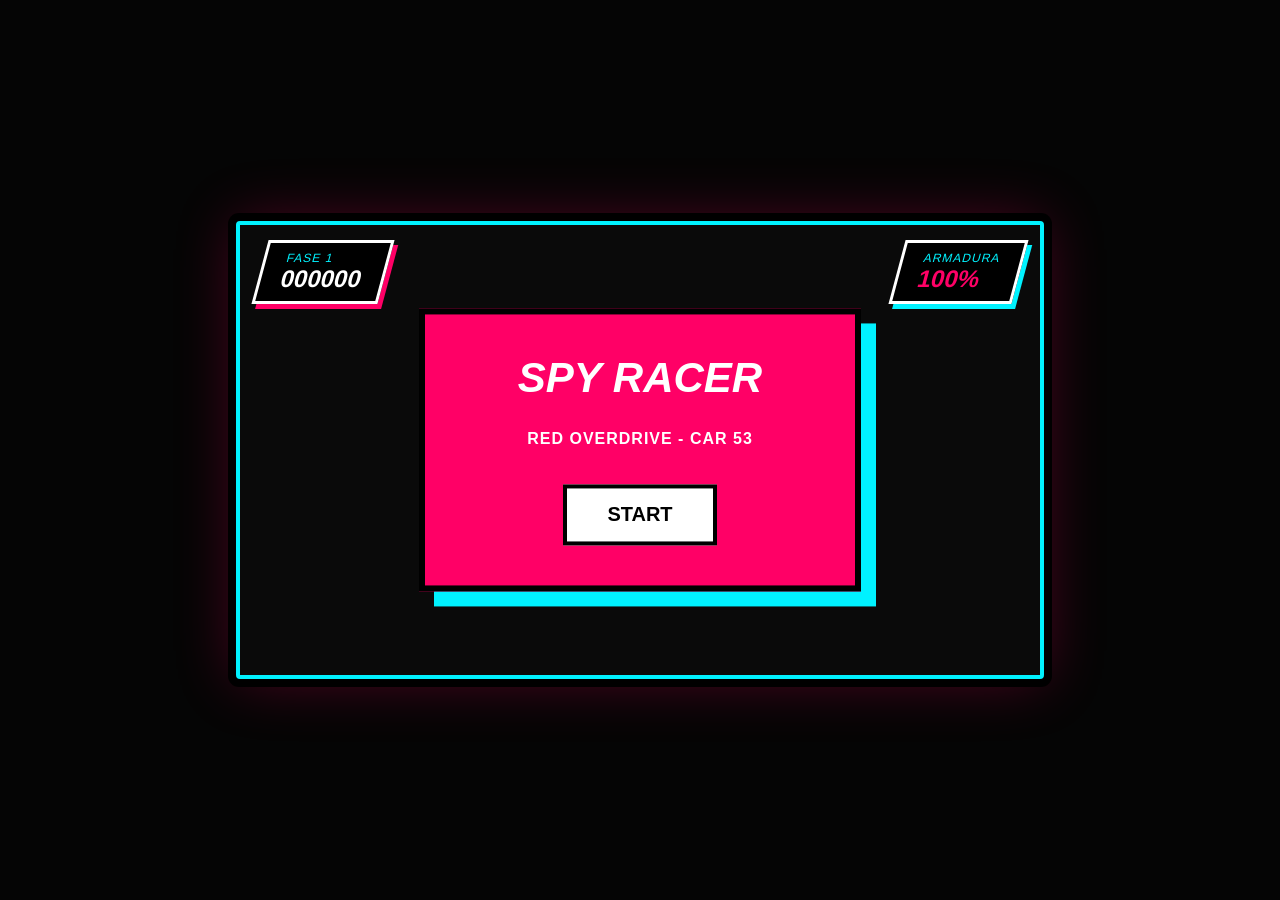
<file: Spy Huntter.html>
<!DOCTYPE html>
<html lang="pt">
<head>
    <meta charset="UTF-8">
    <meta name="viewport" content="width=device-width, initial-scale=1.0, maximum-scale=1.0, user-scalable=no">
    <title>Spy Racer - Custom Red 53</title>
    <style>
        body {
            margin: 0;
            padding: 0;
            background-color: #050505;
            display: flex;
            flex-direction: column;
            align-items: center;
            justify-content: center;
            height: 100vh;
            color: white;
            font-family: 'Impact', 'Arial Black', sans-serif;
            overflow: hidden;
            touch-action: none;
        }

        #game-container {
            position: relative;
            box-shadow: 0 0 0 8px #000, 0 0 60px rgba(255,0,100,0.3);
            border: 4px solid #00f2ff;
            border-radius: 4px;
            overflow: hidden;
            width: 800px;
            height: 450px;
        }

        canvas {
            display: block;
            background-color: #0a0a0a;
            width: 100%;
            height: 100%;
        }

        #ui-overlay {
            position: absolute;
            top: 15px;
            left: 20px;
            right: 20px;
            display: flex;
            justify-content: space-between;
            pointer-events: none;
        }

        .stat-box {
            background: #000;
            padding: 8px 20px;
            border: 3px solid #fff;
            color: #fff;
            transform: skew(-15deg);
            box-shadow: 5px 5px 0px #ff0066;
        }

        .stat-label { font-size: 12px; text-transform: uppercase; letter-spacing: 1px; color: #00f2ff; }
        .stat-value { font-size: 24px; font-weight: 900; }

        #message {
            position: absolute;
            top: 50%;
            left: 50%;
            transform: translate(-50%, -50%);
            text-align: center;
            background: #ff0066;
            color: #fff;
            padding: 40px;
            border: 6px solid #000;
            display: none;
            width: 350px;
            box-shadow: 15px 15px 0px #00f2ff;
            z-index: 20;
        }

        #level-up-msg {
            position: absolute;
            top: 30%;
            left: 50%;
            transform: translate(-50%, -50%) skew(-10deg);
            font-size: 60px;
            font-weight: 900;
            color: #fff;
            text-shadow: 4px 4px 0px #ff0066, -4px -4px 0px #00f2ff;
            display: none;
            pointer-events: none;
            z-index: 15;
        }

        button {
            background: #fff;
            color: #000;
            border: 4px solid #000;
            padding: 15px 40px;
            font-weight: 900;
            font-size: 20px;
            text-transform: uppercase;
            cursor: pointer;
            margin-top: 20px;
            transition: 0.1s;
        }

        button:hover { background: #00f2ff; transform: scale(1.1) skew(-5deg); }

        #touch-controls {
            display: none;
            position: absolute;
            bottom: 30px;
            width: 100%;
            justify-content: space-between;
            padding: 0 40px;
            box-sizing: border-box;
            pointer-events: none;
        }

        .btn {
            width: 80px;
            height: 80px;
            background: rgba(255,255,255,0.9);
            border: 4px solid #000;
            border-radius: 15px;
            display: flex;
            align-items: center;
            justify-content: center;
            pointer-events: auto;
            box-shadow: 6px 6px 0px #ff0066;
        }

        @media (max-width: 850px) {
            #game-container {
                width: 95vw;
                height: 53.43vw;
            }
            #touch-controls { display: flex; }
        }
    </style>
</head>
<body>

    <div id="game-container">
        <canvas id="gameCanvas"></canvas>
        
        <div id="ui-overlay">
            <div class="stat-box">
                <div class="stat-label" id="level-label">FASE 1</div>
                <div class="stat-value" id="score">000000</div>
            </div>
            <div class="stat-box" style="box-shadow: 5px 5px 0px #00f2ff;">
                <div class="stat-label">ARMADURA</div>
                <div class="stat-value" id="health" style="color: #ff0066;">100%</div>
            </div>
        </div>

        <div id="level-up-msg">MAX POWER!</div>

        <div id="message">
            <h1 id="msg-title" style="margin-top:0; font-size: 42px; text-transform: uppercase; font-style: italic;">SPY RACER</h1>
            <p id="msg-text" style="font-weight: bold; letter-spacing: 1px;">RED OVERDRIVE - CAR 53</p>
            <button onclick="startGame()">START</button>
        </div>

        <div id="touch-controls">
            <div style="display: flex; gap: 20px;">
                <div class="btn" id="btn-left"><svg width="40" height="40" viewBox="0 0 24 24"><path d="M15.41 7.41L14 6l-6 6 6 6 1.41-1.41L10.83 12z" fill="#000"/></svg></div>
                <div class="btn" id="btn-right"><svg width="40" height="40" viewBox="0 0 24 24"><path d="M10 6L8.59 7.41 13.17 12l-4.58 4.59L10 18l6-6z" fill="#000"/></svg></div>
            </div>
            <div class="btn" id="btn-shoot" style="background: #ff0066;">
                <svg width="40" height="40" viewBox="0 0 24 24"><path d="M12 2C6.48 2 2 6.48 2 12s4.48 10 10 10 10-4.48 10-10S17.52 2 12 2z" fill="#fff"/></svg>
            </div>
        </div>
    </div>

    <script>
        const canvas = document.getElementById('gameCanvas');
        const ctx = canvas.getContext('2d');
        const scoreEl = document.getElementById('score');
        const healthEl = document.getElementById('health');
        const levelLabel = document.getElementById('level-label');
        const levelUpMsg = document.getElementById('level-up-msg');
        const messageEl = document.getElementById('message');

        const W = 800;
        const H = 450;
        canvas.width = W;
        canvas.height = H;

        let gameActive = false;
        let score = 0;
        let health = 100;
        let level = 1;
        let roadOffset = 0;
        let frameCount = 0;
        let levelUpTimer = 0;

        const CPU_COLORS = ['#3366ff', '#33cc33', '#9933ff', '#ff9933', '#00cccc', '#cc3366'];

        let audioCtx, engineOsc, engineGain;
        function initAudio() {
            if (audioCtx) return;
            audioCtx = new (window.AudioContext || window.webkitAudioContext)();
            engineOsc = audioCtx.createOscillator();
            engineGain = audioCtx.createGain();
            engineOsc.type = 'sawtooth';
            engineOsc.frequency.setValueAtTime(45, audioCtx.currentTime);
            engineGain.gain.setValueAtTime(0.04, audioCtx.currentTime);
            engineOsc.connect(engineGain);
            engineGain.connect(audioCtx.destination);
            engineOsc.start();
        }

        function playSound(type) {
            if (!audioCtx) return;
            const osc = audioCtx.createOscillator();
            const gain = audioCtx.createGain();
            osc.connect(gain); gain.connect(audioCtx.destination);
            if (type === 'shoot') {
                osc.type = 'square'; osc.frequency.setValueAtTime(800, audioCtx.currentTime);
                osc.frequency.exponentialRampToValueAtTime(200, audioCtx.currentTime + 0.1);
                gain.gain.setValueAtTime(0.1, audioCtx.currentTime);
                osc.start(); osc.stop(audioCtx.currentTime + 0.1);
            } else if (type === 'exp') {
                const duration = 0.4;
                const buffer = audioCtx.createBuffer(1, audioCtx.sampleRate * duration, audioCtx.sampleRate);
                const data = buffer.getChannelData(0);
                for (let i = 0; i < data.length; i++) data[i] = Math.random() * 2 - 1;
                const noise = audioCtx.createBufferSource(); noise.buffer = buffer;
                const nGain = audioCtx.createGain(); nGain.gain.setValueAtTime(0.3, audioCtx.currentTime);
                noise.connect(nGain); nGain.connect(audioCtx.destination);
                noise.start();
            }
        }

        const keys = {};
        window.addEventListener('keydown', e => keys[e.code] = true);
        window.addEventListener('keyup', e => keys[e.code] = false);

        const touchBtns = { left: false, right: false, shoot: false };
        const setupTouch = (id, key) => {
            const btn = document.getElementById(id);
            btn.addEventListener('touchstart', (e) => { e.preventDefault(); touchBtns[key] = true; });
            btn.addEventListener('touchend', (e) => { e.preventDefault(); touchBtns[key] = false; });
        };
        setupTouch('btn-left', 'left'); setupTouch('btn-right', 'right'); setupTouch('btn-shoot', 'shoot');

        let player = { x: W/2 - 20, y: H - 100, w: 40, h: 72, speed: 8 };
        let bullets = [], enemies = [], particles = [], roadside = [], speedLines = [];

        function init() {
            player.x = W/2 - 20;
            player.y = H - 100;
            bullets = []; enemies = []; particles = []; roadside = []; speedLines = [];
            score = 0; health = 100; level = 1; frameCount = 0; gameActive = true;
            messageEl.style.display = 'none';
            levelLabel.innerText = "FASE 1";
            for(let i = 0; i < H + 120; i += 60) roadside.push({ y: i - 120 });
            initAudio();
            if (audioCtx.state === 'suspended') audioCtx.resume();
        }

        function createExplosion(x, y, count, isHeli) {
            for(let i = 0; i < count; i++) {
                particles.push({
                    x, y, vx: (Math.random()-0.5)*20, vy: (Math.random()-0.5)*20,
                    life: 1, color: isHeli ? '#00f2ff' : (Math.random() > 0.5 ? '#ff0066' : '#fff'),
                    size: 8 + Math.random() * 12
                });
            }
        }

        function update() {
            if (!gameActive) return;

            if (level === 1 && score >= 2000) {
                level = 2;
                levelLabel.innerText = "FASE 2";
                levelUpTimer = 120;
                levelUpMsg.style.display = 'block';
                playSound('exp');
            }

            if (levelUpTimer > 0) {
                levelUpTimer--;
                if (levelUpTimer === 0) levelUpMsg.style.display = 'none';
            }

            let moving = false;
            if ((keys['ArrowLeft'] || touchBtns.left) && player.x > 160) { player.x -= player.speed; moving = true; }
            if ((keys['ArrowRight'] || touchBtns.right) && player.x < W - 160 - player.w) { player.x += player.speed; moving = true; }
            
            if (engineOsc) engineOsc.frequency.setTargetAtTime(moving ? 65 : 45, audioCtx.currentTime, 0.1);
            if ((keys['Space'] || touchBtns.shoot) && frameCount % 8 === 0) {
                bullets.push({ x: player.x + player.w/2 - 4, y: player.y, w: 8, h: 20 });
                playSound('shoot');
            }

            let scrollSpeed = level === 1 ? 12 : 18;
            roadOffset += scrollSpeed;
            roadside.forEach(s => { s.y += scrollSpeed; if (s.y > H) s.y = -60; });

            if (frameCount % 4 === 0) {
                speedLines.push({ x: Math.random() * W, y: -100, h: 40 + Math.random() * 100 });
            }
            speedLines.forEach((l, i) => { l.y += scrollSpeed * 2; if(l.y > H + 100) speedLines.splice(i, 1); });

            bullets.forEach((b, i) => { b.y -= 20; if (b.y < -20) bullets.splice(i, 1); });

            let spawnFreq = level === 1 ? 40 : 25;
            if (frameCount % spawnFreq === 0) {
                const type = Math.random() > 0.8 ? 'heli' : 'car';
                enemies.push({
                    x: 180 + Math.random() * (W - 360), y: -120,
                    w: type === 'heli' ? 68 : 42, h: type === 'heli' ? 84 : 72,
                    type, speed: (type === 'heli' ? 3 : 6 + Math.random() * 5) * (level === 1 ? 1 : 1.3),
                    hp: type === 'heli' ? (level === 1 ? 6 : 10) : 1, rot: 0,
                    color: CPU_COLORS[Math.floor(Math.random() * CPU_COLORS.length)]
                });
            }

            enemies.forEach((e, i) => {
                e.y += e.speed;
                if (e.type === 'heli') e.rot += 0.6;

                bullets.forEach((b, bi) => {
                    if (b.x < e.x + e.w && b.x + b.w > e.x && b.y < e.y + e.h && b.y + b.h > e.y) {
                        e.hp--; bullets.splice(bi, 1);
                        if (e.hp <= 0) {
                            playSound('exp');
                            createExplosion(e.x + e.w/2, e.y + e.h/2, 15, e.type === 'heli');
                            enemies.splice(i, 1); score += e.type === 'heli' ? 500 : 100;
                        }
                    }
                });

                if (player.x < e.x + e.w && player.x + player.w > e.x && player.y < e.y + e.h && player.y + player.h > e.y) {
                    health -= 1.5;
                    if (frameCount % 8 === 0) playSound('exp');
                    if (health <= 0) gameOver();
                }
                if (e.y > H + 150) enemies.splice(i, 1);
            });

            particles.forEach((p, i) => {
                p.x += p.vx; p.y += p.vy; p.life -= 0.05;
                if (p.life <= 0) particles.splice(i, 1);
            });

            scoreEl.innerText = score.toString().padStart(6, '0');
            healthEl.innerText = Math.max(0, Math.ceil(health)) + "%";
            frameCount++;
        }

        function drawAnimeCar(x, y, w, h, color, isPlayer) {
            ctx.save();
            ctx.fillStyle = '#000';
            ctx.beginPath(); ctx.roundRect(x - 4, y - 4, w + 8, h + 8, 10); ctx.fill();
            
            ctx.fillStyle = color;
            ctx.beginPath(); ctx.roundRect(x, y, w, h, 6); ctx.fill();

            // Sombras Anime
            ctx.fillStyle = 'rgba(0,0,0,0.3)';
            ctx.fillRect(x + w * 0.65, y, w * 0.35, h);

            if (isPlayer) {
                // Duas Listras Brancas (Racing Stripes)
                ctx.fillStyle = '#ffffff';
                ctx.fillRect(x + 8, y, 6, h); // Lista esquerda
                ctx.fillRect(x + w - 14, y, 6, h); // Lista direita
                
                // Círculo para o Número 53
                ctx.fillStyle = '#fff';
                ctx.strokeStyle = '#000';
                ctx.lineWidth = 2;
                ctx.beginPath();
                ctx.arc(x + w/2, y + h/2, 13, 0, Math.PI * 2);
                ctx.fill();
                ctx.stroke();
                
                // Número 53
                ctx.fillStyle = '#000';
                ctx.font = 'bold 15px Arial';
                ctx.textAlign = 'center';
                ctx.textBaseline = 'middle';
                ctx.fillText('53', x + w/2, y + h/2);
            }

            // Brilho Shine
            ctx.fillStyle = '#fff'; ctx.globalAlpha = 0.3; ctx.fillRect(x + 5, y + 5, w * 0.1, h - 10); ctx.globalAlpha = 1.0;

            // Vidros
            ctx.fillStyle = '#000'; ctx.fillRect(x + 6, y + h * 0.25, w - 12, h * 0.4);
            ctx.fillStyle = '#fff'; ctx.beginPath(); ctx.moveTo(x + 10, y + h * 0.3); ctx.lineTo(x + w - 15, y + h * 0.3); ctx.lineTo(x + 10, y + h * 0.3 + 15); ctx.fill();

            // Pneus
            ctx.fillStyle = '#000';
            ctx.fillRect(x - 3, y + 15, 6, 20); ctx.fillRect(x + w - 3, y + 15, 6, 20);
            ctx.fillRect(x - 3, y + h - 35, 6, 20); ctx.fillRect(x + w - 3, y + h - 35, 6, 20);

            // Faróis
            ctx.fillStyle = isPlayer ? '#ffff00' : '#ffffff';
            ctx.shadowBlur = 10; ctx.shadowColor = ctx.fillStyle;
            ctx.fillRect(x + 5, y + 2, 10, 6); ctx.fillRect(x + w - 15, y + 2, 10, 6);
            ctx.shadowBlur = 0; ctx.restore();
        }

        function drawAnimeHeli(e) {
            ctx.save(); ctx.translate(e.x + e.w/2, e.y + e.h/2);
            const mainColor = level === 1 ? '#fff' : '#00f2ff';
            ctx.fillStyle = '#000'; ctx.fillRect(-6, 20, 12, 40); ctx.fillStyle = mainColor; ctx.fillRect(-3, 22, 6, 36);
            ctx.fillStyle = '#000'; ctx.fillRect(-28, 5, 6, 35); ctx.fillRect(22, 5, 6, 35); ctx.fillRect(-32, 35, 15, 6); ctx.fillRect(17, 35, 15, 6);
            ctx.strokeStyle = '#000'; ctx.lineWidth = 6; ctx.fillStyle = mainColor;
            ctx.beginPath(); ctx.ellipse(0, 0, 24, 34, 0, 0, Math.PI*2); ctx.stroke(); ctx.fill();
            ctx.fillStyle = '#000'; ctx.beginPath(); ctx.ellipse(0, -12, 15, 16, 0, 0, Math.PI*2); ctx.fill();
            ctx.fillStyle = '#fff'; ctx.globalAlpha = 0.3; ctx.beginPath(); ctx.ellipse(-6, -15, 5, 8, 0.5, 0, Math.PI*2); ctx.fill();
            ctx.globalAlpha = 1.0;
            ctx.save(); ctx.rotate(e.rot); ctx.fillStyle = '#000';
            for(let a=0; a<4; a++) { ctx.rotate(Math.PI/2); ctx.fillRect(-5, -50, 10, 50); ctx.fillStyle = 'rgba(255,0,100,0.5)'; ctx.fillRect(-2, -48, 4, 46); }
            ctx.restore(); ctx.restore();
        }

        function draw() {
            ctx.clearRect(0, 0, W, H);
            const grassColor = level === 1 ? '#1a3300' : '#331a00';
            const detailColor = level === 1 ? '#00f2ff' : '#ff0066';
            const roadColor = level === 1 ? '#111' : '#1a0510';

            ctx.fillStyle = grassColor; ctx.fillRect(0, 0, W, H);
            ctx.strokeStyle = 'rgba(255,255,255,0.05)'; ctx.lineWidth = 1;
            for(let i=0; i<W; i+=40) { ctx.beginPath(); ctx.moveTo(i, 0); ctx.lineTo(i, H); ctx.stroke(); }
            for(let j=0; j<H; j+=40) { ctx.beginPath(); ctx.moveTo(0, (j+roadOffset)%H); ctx.lineTo(W, (j+roadOffset)%H); ctx.stroke(); }

            ctx.fillStyle = '#fff'; ctx.fillRect(150, 0, W - 300, H);
            ctx.fillStyle = roadColor; ctx.fillRect(155, 0, W - 310, H);

            ctx.fillStyle = detailColor; ctx.shadowBlur = 10; ctx.shadowColor = detailColor;
            for(let i=0; i<H; i+=100) {
                let yPos = (i + roadOffset) % (H + 100) - 100;
                ctx.fillRect(W/2 - 4, yPos, 8, 50);
                ctx.fillRect(W/2 - 100, yPos, 4, 30); ctx.fillRect(W/2 + 96, yPos, 4, 30);
            }
            ctx.shadowBlur = 0;

            ctx.fillStyle = 'rgba(255,255,255,0.15)';
            speedLines.forEach(l => ctx.fillRect(l.x, l.y, 2, l.h));

            roadside.forEach(s => {
                const drawAnimeRock = (x) => {
                    ctx.fillStyle = '#000'; ctx.fillRect(x-4, s.y-4, 38, 48);
                    ctx.fillStyle = '#333'; ctx.fillRect(x, s.y, 30, 40);
                    ctx.fillStyle = detailColor; ctx.fillRect(x, s.y, 4, 40);
                };
                drawAnimeRock(110); drawAnimeRock(W - 140);
            });

            bullets.forEach(b => { ctx.fillStyle = '#fff'; ctx.shadowBlur = 15; ctx.shadowColor = '#00f2ff'; ctx.fillRect(b.x, b.y, b.w, b.h); ctx.shadowBlur = 0; });
            
            enemies.forEach(e => { 
                if(e.type === 'car') drawAnimeCar(e.x, e.y, e.w, e.h, e.color, false); 
                else drawAnimeHeli(e); 
            });

            // Chamada do Jogador com cor Vermelha
            drawAnimeCar(player.x, player.y, player.w, player.h, '#cc0000', true);

            particles.forEach(p => { ctx.fillStyle = '#000'; ctx.beginPath(); ctx.arc(p.x, p.y, p.size + 3, 0, Math.PI*2); ctx.fill(); ctx.fillStyle = p.color; ctx.beginPath(); ctx.arc(p.x, p.y, p.size, 0, Math.PI*2); ctx.fill(); });
        }

        function gameLoop() { update(); draw(); if (gameActive) requestAnimationFrame(gameLoop); }
        function startGame() { init(); gameLoop(); }
        function gameOver() { 
            gameActive = false; 
            levelUpMsg.style.display = 'none'; 
            if (engineGain) engineGain.gain.setTargetAtTime(0, audioCtx.currentTime, 0.2); 
            playSound('exp');
            document.getElementById('msg-title').innerText = "MISSION FAILED";
            document.getElementById('msg-text').innerText = "SCORE: " + score; 
            messageEl.style.display = 'block'; 
        }
        messageEl.style.display = 'block';
    </script>
</body>
</file>
<file: css/index.css>
* {
  margin: 0;
  padding: 0;
  box-sizing: border-box;
}

body {
  background-color: #0a0a1a;
  color: #fff;
  font-family: 'Courier New', monospace;
  display: flex;
  flex-direction: column;
  align-items: center;
  justify-content: center;
  min-height: 100vh;
  padding: 2rem;
}

h1 {
  font-size: 2.5rem;
  color: #ffdd00;
  text-shadow: 0 0 10px #ffdd0088;
  margin-bottom: 0.5rem;
  letter-spacing: 4px;
  text-transform: uppercase;
}

.subtitle {
  color: #888;
  margin-bottom: 3rem;
  letter-spacing: 2px;
  font-size: 0.9rem;
}

.games-grid {
  display: grid;
  grid-template-columns: repeat(auto-fit, minmax(220px, 1fr));
  gap: 1.2rem;
  width: 100%;
  max-width: 900px;
}

.game-card {
  background: #111128;
  border: 2px solid #333;
  border-radius: 8px;
  padding: 1.4rem 1.2rem;
  text-decoration: none;
  color: #fff;
  transition: border-color 0.2s, transform 0.2s, box-shadow 0.2s;
  display: flex;
  align-items: center;
  gap: 1rem;
}

.game-card:hover {
  border-color: #ffdd00;
  transform: translateY(-3px);
  box-shadow: 0 4px 20px #ffdd0033;
  color: #ffdd00;
}

.game-icon {
  font-size: 1.8rem;
}

.game-name {
  font-size: 1rem;
  letter-spacing: 1px;
}
</file>
